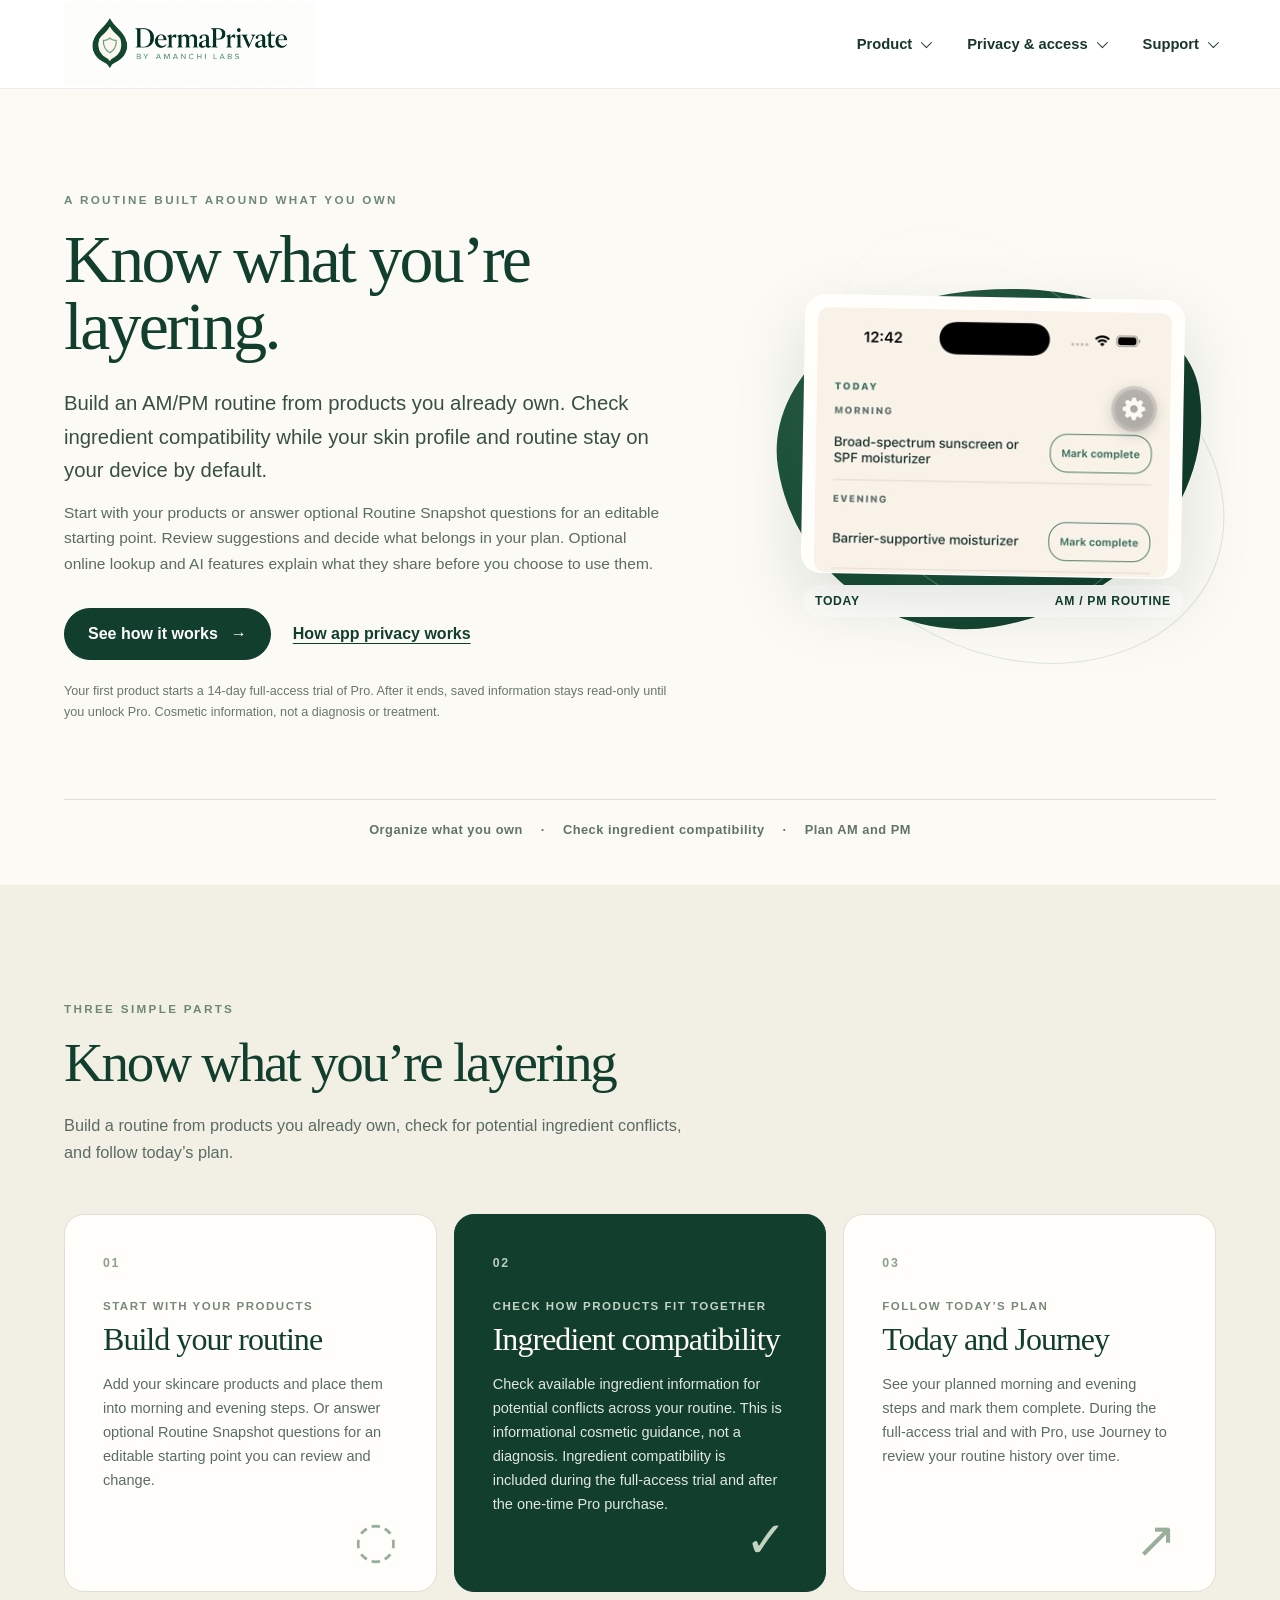
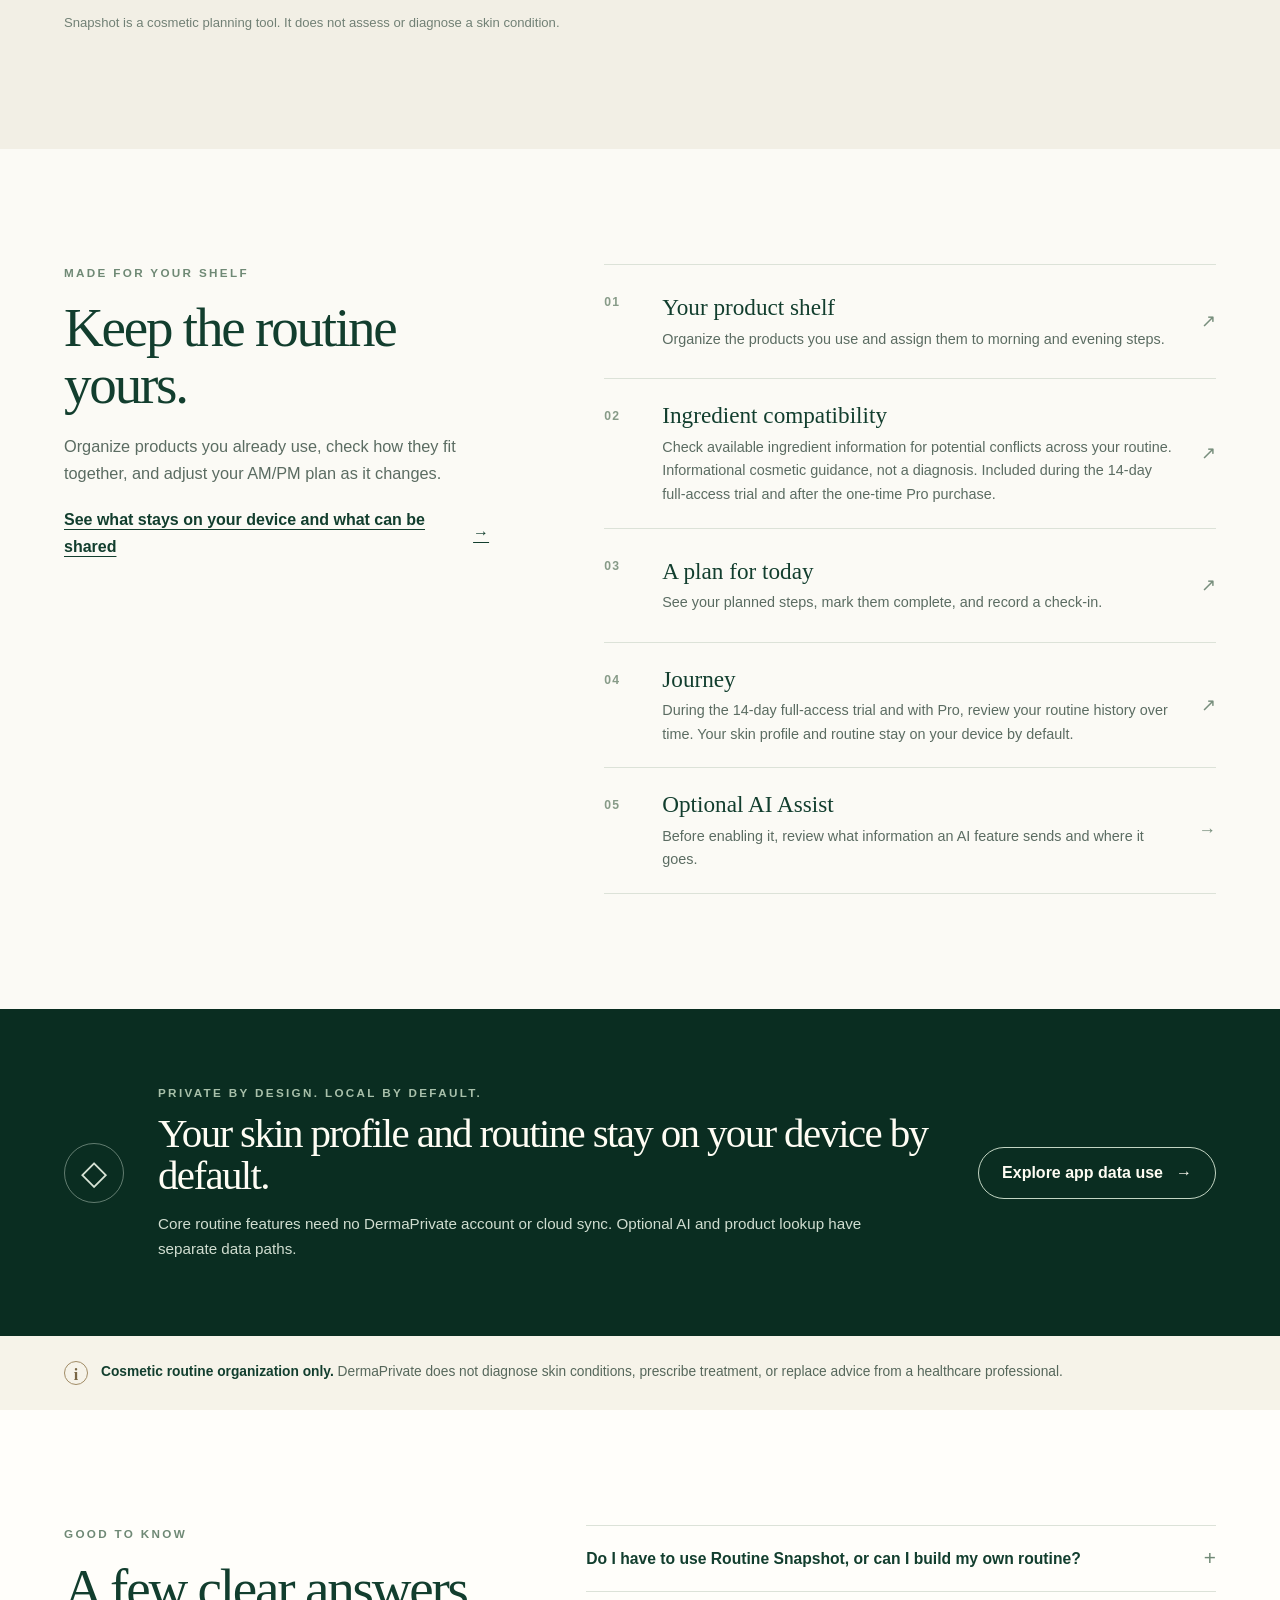
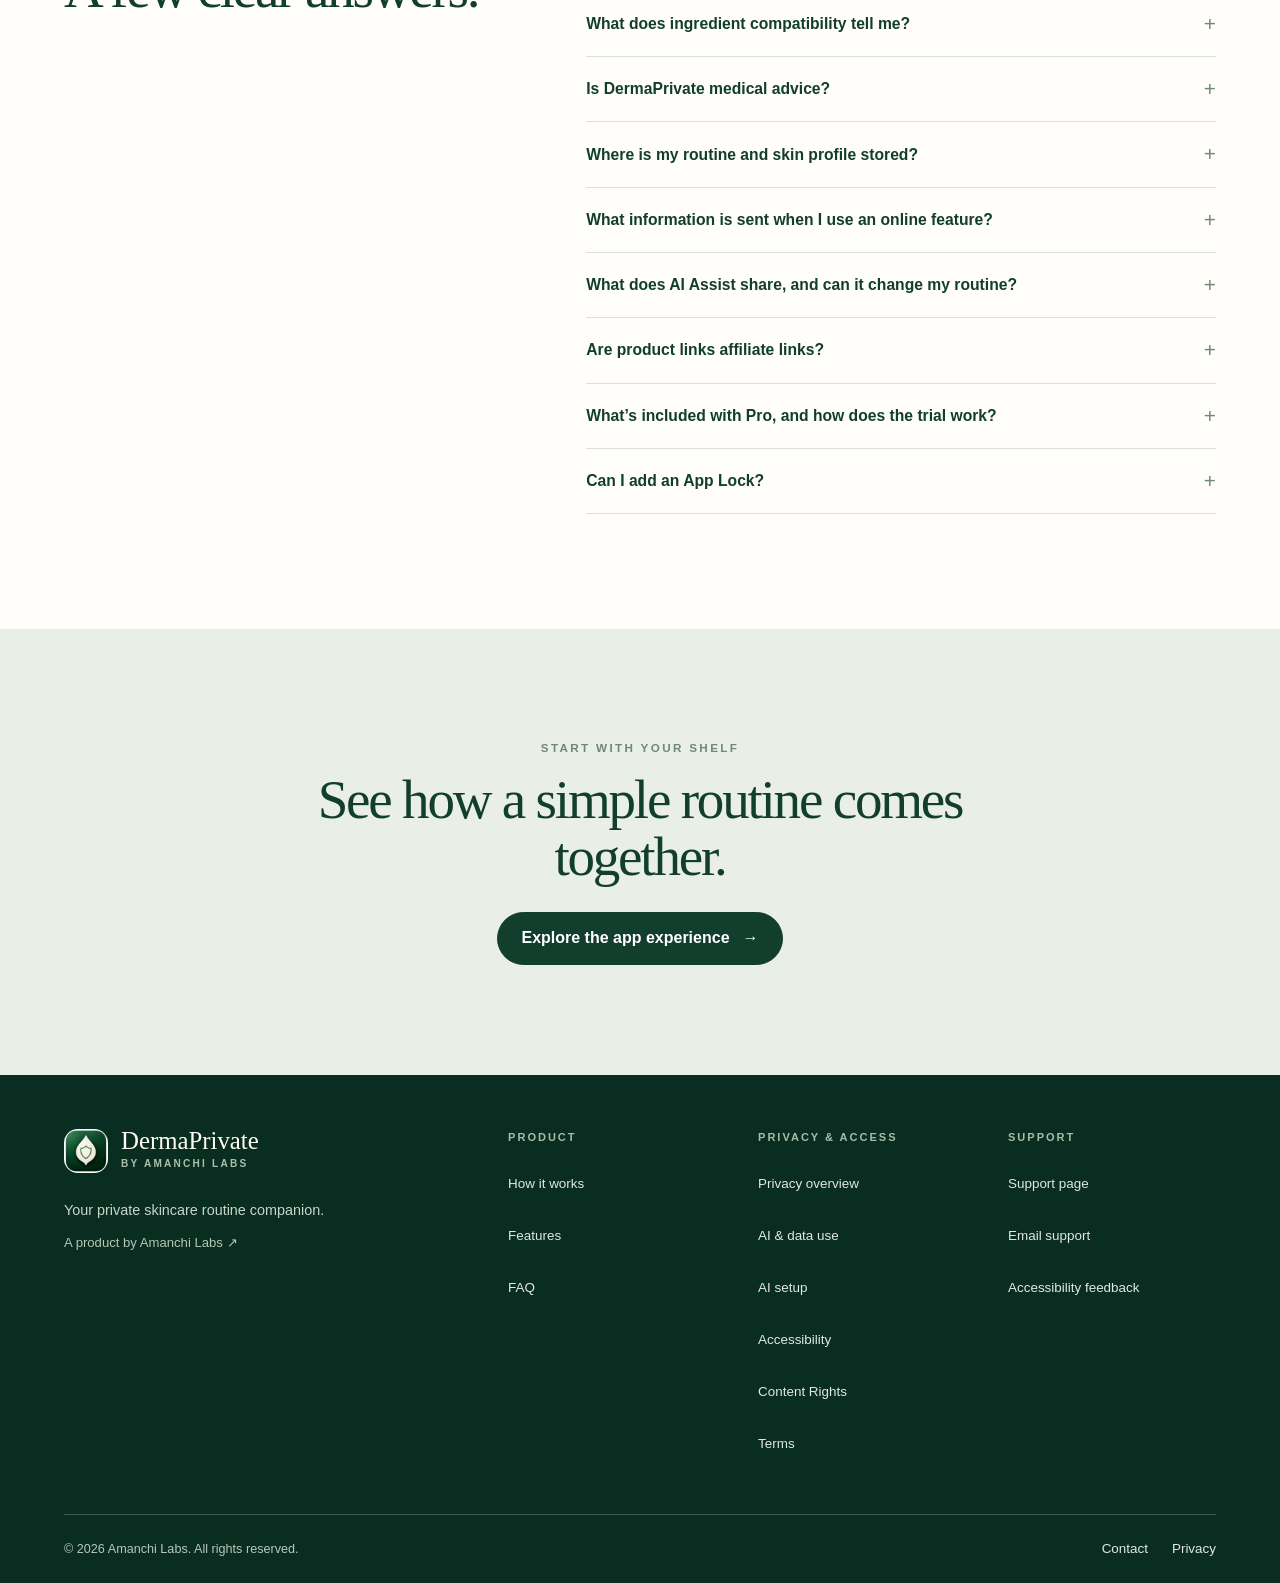
<file: index.html>
<!doctype html>
<html lang="en">
<head>
  <meta charset="utf-8">
  <meta name="viewport" content="width=device-width, initial-scale=1">
  <meta name="theme-color" content="#fbfaf5">
  <meta name="impact-site-verification" value="832fbc3e-e6e6-4076-a18a-10eb4d8cccf2">
  <meta name="description" content="Know what you’re layering. Build an AM/PM routine from products you own, check ingredient compatibility, and keep your skin profile and routine on your device by default.">
  <meta property="og:type" content="website">
  <meta property="og:site_name" content="DermaPrivate">
  <meta property="og:title" content="DermaPrivate — Know what you’re layering">
  <meta property="og:description" content="Build an AM/PM routine from products you own, check ingredient compatibility, and keep your skin profile and routine on your device by default.">
  <meta property="og:url" content="https://www.dermaprivate.app/">
  <meta name="twitter:card" content="summary">
  <link rel="canonical" href="https://www.dermaprivate.app/">
  <link rel="icon" href="/assets/brand/favicon.png" type="image/png">
  <link rel="apple-touch-icon" href="/assets/brand/apple-touch-icon.png">
  <link rel="stylesheet" href="/style.css">
  <title>DermaPrivate — Know what you’re layering</title>
</head>
<body>
  <a class="skip-link" href="#main-content">Skip to content</a>
  <header class="site-header">
    <div class="container header-inner">
      <a class="brand" href="/" aria-label="DermaPrivate home">
        <img class="brand-wordmark" src="/assets/brand/header-wordmark.png" alt="DermaPrivate by Amanchi Labs" width="900" height="300">
      </a>
      <button class="menu-toggle" type="button" aria-expanded="false" aria-controls="site-nav" aria-label="Open navigation"><span aria-hidden="true">☰</span></button>
      <nav id="site-nav" class="site-nav" aria-label="Primary navigation">
        <details class="nav-group">
          <summary>Product</summary>
          <div class="nav-dropdown">
            <a href="/#how-it-works">How it works</a>
            <a href="/#features">Features</a>
            <a href="/#faq">FAQ</a>
          </div>
        </details>
        <details class="nav-group">
          <summary>Privacy &amp; access</summary>
          <div class="nav-dropdown">
            <a href="/privacy/">Privacy overview</a>
            <a href="/ai-data/">AI &amp; data use</a>
            <a href="/ai-setup/">AI setup</a>
            <a href="/accessibility/">Accessibility</a>
            <a href="/terms/">Terms</a>
          </div>
        </details>
        <details class="nav-group">
          <summary>Support</summary>
          <div class="nav-dropdown">
            <a href="/support/">Support page</a>
            <a href="mailto:support@amanchilabs.com">Email support</a>
            <a href="mailto:support@amanchilabs.com?subject=Accessibility%20feedback">Accessibility feedback</a>
          </div>
        </details>
      </nav>
    </div>
  </header>

  <main id="main-content">
    <section class="hero" aria-labelledby="hero-title">
      <div class="container hero-grid">
        <div class="hero-copy">
          <p class="eyebrow">A routine built around what you own</p>
          <h1 id="hero-title">Know what you’re layering.</h1>
          <p class="hero-lede">Build an AM/PM routine from products you already own. Check ingredient compatibility while your skin profile and routine stay on your device by default.</p>
          <p class="hero-detail">Start with your products or answer optional Routine Snapshot questions for an editable starting point. Review suggestions and decide what belongs in your plan. Optional online lookup and AI features explain what they share before you choose to use them.</p>
          <div class="hero-actions">
            <a class="button" href="#how-it-works">See how it works <span aria-hidden="true">→</span></a>
            <a class="text-link" href="#privacy">How app privacy works</a>
          </div>
          <p class="fine-print">Your first product starts a 14-day full-access trial of Pro. After it ends, saved information stays read-only until you unlock Pro. Cosmetic information, not a diagnosis or treatment.</p>
        </div>
        <figure class="hero-art" aria-label="Current DermaPrivate app screen">
          <div class="hero-orbit hero-orbit-one" aria-hidden="true"></div>
          <div class="hero-orbit hero-orbit-two" aria-hidden="true"></div>
          <div class="hero-screen-card">
            <img class="hero-app-screen" src="/assets/screenshots/today-routine-build12.png" alt="DermaPrivate Today view with a morning step marked complete and an evening routine step ready to mark complete." width="368" height="275" fetchpriority="high">
          </div>
          <figcaption class="screen-caption"><span>Today</span><span>AM / PM routine</span></figcaption>
        </figure>
      </div>
      <div class="container outcome-bar" aria-label="What DermaPrivate helps you do">
        <span>Organize what you own</span><span aria-hidden="true">·</span><span>Check ingredient compatibility</span><span aria-hidden="true">·</span><span>Plan AM and PM</span>
      </div>
    </section>

    <section id="how-it-works" class="section section-sand" aria-labelledby="how-title">
      <div class="container">
        <div class="section-heading">
          <p class="eyebrow">Three simple parts</p>
          <h2 id="how-title">Know what you’re layering</h2>
          <p>Build a routine from products you already own, check for potential ingredient conflicts, and follow today’s plan.</p>
        </div>
        <div class="journey-grid">
          <article class="journey-card">
            <span class="journey-index">01</span>
            <p class="journey-label">Start with your products</p>
            <h3>Build your routine</h3>
            <p>Add your skincare products and place them into morning and evening steps. Or answer optional Routine Snapshot questions for an editable starting point you can review and change.</p>
            <span class="journey-symbol" aria-hidden="true">◌</span>
          </article>
          <article class="journey-card journey-card-featured">
            <span class="journey-index">02</span>
            <p class="journey-label">Check how products fit together</p>
            <h3>Ingredient compatibility</h3>
            <p>Check available ingredient information for potential conflicts across your routine. This is informational cosmetic guidance, not a diagnosis. Ingredient compatibility is included during the full-access trial and after the one-time Pro purchase.</p>
            <span class="journey-symbol" aria-hidden="true">✓</span>
          </article>
          <article class="journey-card">
            <span class="journey-index">03</span>
            <p class="journey-label">Follow today’s plan</p>
            <h3>Today and Journey</h3>
            <p>See your planned morning and evening steps and mark them complete. During the full-access trial and with Pro, use Journey to review your routine history over time.</p>
            <span class="journey-symbol" aria-hidden="true">↗</span>
          </article>
        </div>
        <p class="section-footnote">Snapshot is a cosmetic planning tool. It does not assess or diagnose a skin condition.</p>
      </div>
    </section>

    <section id="features" class="section" aria-labelledby="features-title">
      <div class="container feature-layout">
        <div class="section-heading feature-heading">
          <p class="eyebrow">Made for your shelf</p>
          <h2 id="features-title">Keep the routine yours.</h2>
          <p>Organize products you already use, check how they fit together, and adjust your AM/PM plan as it changes.</p>
          <a class="text-link" href="/ai-data/">See what stays on your device and what can be shared <span aria-hidden="true">→</span></a>
        </div>
        <div class="feature-list">
          <article class="feature-row"><span class="feature-number">01</span><div><h3>Your product shelf</h3><p>Organize the products you use and assign them to morning and evening steps.</p></div><span class="feature-arrow" aria-hidden="true">↗</span></article>
          <article class="feature-row"><span class="feature-number">02</span><div><h3>Ingredient compatibility</h3><p>Check available ingredient information for potential conflicts across your routine. Informational cosmetic guidance, not a diagnosis. Included during the 14-day full-access trial and after the one-time Pro purchase.</p></div><span class="feature-arrow" aria-hidden="true">↗</span></article>
          <article class="feature-row"><span class="feature-number">03</span><div><h3>A plan for today</h3><p>See your planned steps, mark them complete, and record a check-in.</p></div><span class="feature-arrow" aria-hidden="true">↗</span></article>
          <article class="feature-row"><span class="feature-number">04</span><div><h3>Journey</h3><p>During the 14-day full-access trial and with Pro, review your routine history over time. Your skin profile and routine stay on your device by default.</p></div><span class="feature-arrow" aria-hidden="true">↗</span></article>
          <article class="feature-row"><span class="feature-number">05</span><div><h3>Optional AI Assist</h3><p>Before enabling it, review what information an AI feature sends and where it goes.</p></div><a class="feature-arrow" href="/ai-data/" aria-label="Read AI and data use details">→</a></article>
        </div>
      </div>
    </section>

    <section id="privacy" class="privacy-band" aria-labelledby="privacy-title">
      <div class="container privacy-band-inner">
        <div class="privacy-mark" aria-hidden="true">◇</div>
        <div class="privacy-band-copy">
          <p class="eyebrow">Private by design. Local by default.</p>
          <h2 id="privacy-title">Your skin profile and routine stay on your device by default.</h2>
          <p>Core routine features need no DermaPrivate account or cloud sync. Optional AI and product lookup have separate data paths.</p>
        </div>
        <a class="button button-outline-light" href="/ai-data/">Explore app data use <span aria-hidden="true">→</span></a>
      </div>
    </section>

    <section class="medical-note" aria-label="Medical boundary">
      <div class="container medical-note-inner"><span aria-hidden="true">i</span><p><strong>Cosmetic routine organization only.</strong> DermaPrivate does not diagnose skin conditions, prescribe treatment, or replace advice from a healthcare professional.</p></div>
    </section>

    <section id="faq" class="section faq-section" aria-labelledby="faq-title">
      <div class="container faq-layout">
        <div class="section-heading"><p class="eyebrow">Good to know</p><h2 id="faq-title">A few clear answers.</h2></div>
        <div class="faq-list">
          <article class="faq-item"><h3><button class="faq-trigger" type="button" aria-expanded="false" aria-controls="faq-1" id="faq-button-1">Do I have to use Routine Snapshot, or can I build my own routine?<span aria-hidden="true">+</span></button></h3><div class="faq-answer" id="faq-1" role="region" aria-labelledby="faq-button-1" hidden><p>No. Add your own products, place them into routine windows, and arrange the steps yourself. Routine Snapshot is optional; if you use it, you can review and edit its suggested starting point.</p></div></article>
          <article class="faq-item"><h3><button class="faq-trigger" type="button" aria-expanded="false" aria-controls="faq-2" id="faq-button-2">What does ingredient compatibility tell me?<span aria-hidden="true">+</span></button></h3><div class="faq-answer" id="faq-2" role="region" aria-labelledby="faq-button-2" hidden><p>It checks the ingredient information available for your products and flags potential conflicts across your routine. Results are informational cosmetic guidance, not a medical assessment. Compatibility is included during the full-access trial and after the one-time Pro purchase.</p></div></article>
          <article class="faq-item"><h3><button class="faq-trigger" type="button" aria-expanded="false" aria-controls="faq-3" id="faq-button-3">Is DermaPrivate medical advice?<span aria-hidden="true">+</span></button></h3><div class="faq-answer" id="faq-3" role="region" aria-labelledby="faq-button-3" hidden><p>No. DermaPrivate helps you organize cosmetic skincare routines. It doesn’t diagnose skin conditions, prescribe treatment, or replace advice from a dermatologist or other qualified professional.</p></div></article>
          <article class="faq-item"><h3><button class="faq-trigger" type="button" aria-expanded="false" aria-controls="faq-4" id="faq-button-4">Where is my routine and skin profile stored?<span aria-hidden="true">+</span></button></h3><div class="faq-answer" id="faq-4" role="region" aria-labelledby="faq-button-4" hidden><p>Your skin profile, questionnaire answers, routine, and ingredient analysis stay on your device by default. Core routine features don’t require a DermaPrivate account or DermaPrivate cloud sync.</p></div></article>
          <article class="faq-item"><h3><button class="faq-trigger" type="button" aria-expanded="false" aria-controls="faq-5" id="faq-button-5">What information is sent when I use an online feature?<span aria-hidden="true">+</span></button></h3><div class="faq-answer" id="faq-5" role="region" aria-labelledby="faq-button-5" hidden><p>Product lookup checks available local records and the 30-day cache first. If it needs an online match, a product-name or routine-step/category search or a lookup by barcode number goes directly from your device to Open Beauty Facts. It does not send your profile or routine. <a href="/privacy/">Read what Open Beauty Facts publishes about IP and logs, and what it does not separately specify for API requests.</a></p></div></article>
          <article class="faq-item"><h3><button class="faq-trigger" type="button" aria-expanded="false" aria-controls="faq-6" id="faq-button-6">What does AI Assist share, and can it change my routine?<span aria-hidden="true">+</span></button></h3><div class="faq-answer" id="faq-6" role="region" aria-labelledby="faq-button-6" hidden><p>AI Assist is optional and, in this release, requires your own Groq account and API key. Before you authorize a request, the app shows the specific information to be sent. That information goes directly to Groq and is subject to Groq’s policies. AI suggestions don’t change your routine automatically; you decide what to save or ignore. <a href="/ai-data/">Read the AI and data use details.</a></p></div></article>
          <article class="faq-item"><h3><button class="faq-trigger" type="button" aria-expanded="false" aria-controls="faq-7" id="faq-button-7">Are product links affiliate links?<span aria-hidden="true">+</span></button></h3><div class="faq-answer" id="faq-7" role="region" aria-labelledby="faq-button-7" hidden><p>No. In build 1.0.1 (13), product links open a direct brand website or a Google product search. The app does not configure Rakuten or another affiliate network, and does not earn commission or purchase attribution through these links. The destination’s privacy practices apply after you leave the app.</p></div></article>
          <article class="faq-item"><h3><button class="faq-trigger" type="button" aria-expanded="false" aria-controls="faq-8" id="faq-button-8">What’s included with Pro, and how does the trial work?<span aria-hidden="true">+</span></button></h3><div class="faq-answer" id="faq-8" role="region" aria-labelledby="faq-button-8" hidden><p>Adding your first product starts 14 days of full access to Pro: advanced recommendations, ingredient compatibility, Routine Blueprint, routine and Blueprint history, and routine summary export. The trial does not convert to a subscription. After it ends, your saved profile, routine, and history remain read-only until you buy Pro Offline once for $9.99 USD. Localized store prices may vary; the Apple App Store or Google Play shows the price before purchase.</p></div></article>
          <article class="faq-item"><h3><button class="faq-trigger" type="button" aria-expanded="false" aria-controls="faq-9" id="faq-button-9">Can I add an App Lock?<span aria-hidden="true">+</span></button></h3><div class="faq-answer" id="faq-9" role="region" aria-labelledby="faq-button-9" hidden><p>Yes. App Lock is optional and off by default. It uses Face ID, Touch ID, or your device passcode on iPhone, and supported Android biometrics or your device PIN, pattern, or password. It can conceal app-switcher previews, but it does not encrypt information stored or exported by the app.</p></div></article>
        </div>
      </div>
    </section>

    <section class="closing-band">
      <div class="container closing-inner"><p class="eyebrow">Start with your shelf</p><h2>See how a simple routine comes together.</h2><a class="button" href="#how-it-works">Explore the app experience <span aria-hidden="true">→</span></a></div>
    </section>
  </main>

  <footer class="site-footer">
    <div class="container footer-main">
      <div class="footer-brand-block">
        <a class="footer-brand" href="/" aria-label="DermaPrivate home"><img src="/assets/brand/app-icon.png" alt="" width="44" height="44"><span><strong>DermaPrivate</strong><small>BY AMANCHI LABS</small></span></a>
        <p>Your private skincare routine companion.</p>
        <a class="footer-company" href="https://amanchilabs.com/" target="_blank" rel="noopener noreferrer">A product by Amanchi Labs <span aria-hidden="true">↗</span></a>
      </div>
      <nav class="footer-group" aria-label="Product links"><h2>Product</h2><a href="/#how-it-works">How it works</a><a href="/#features">Features</a><a href="/#faq">FAQ</a></nav>
      <nav class="footer-group" aria-label="Privacy and accessibility links"><h2>Privacy & access</h2><a href="/privacy/">Privacy overview</a><a href="/ai-data/">AI & data use</a><a href="/ai-setup/">AI setup</a><a href="/accessibility/">Accessibility</a><a href="/content-rights/">Content Rights</a><a href="/terms/">Terms</a></nav>
      <nav class="footer-group" aria-label="Support links"><h2>Support</h2><a href="/support/">Support page</a><a href="mailto:support@amanchilabs.com">Email support</a><a href="mailto:support@amanchilabs.com?subject=Accessibility%20feedback">Accessibility feedback</a></nav>
    </div>
    <div class="container footer-bottom"><p>© 2026 Amanchi Labs. All rights reserved.</p><a href="mailto:support@amanchilabs.com">Contact</a><a href="/privacy/">Privacy</a></div>
  </footer>
  <script src="/script.js" defer></script>
</body>
</html>
</file>
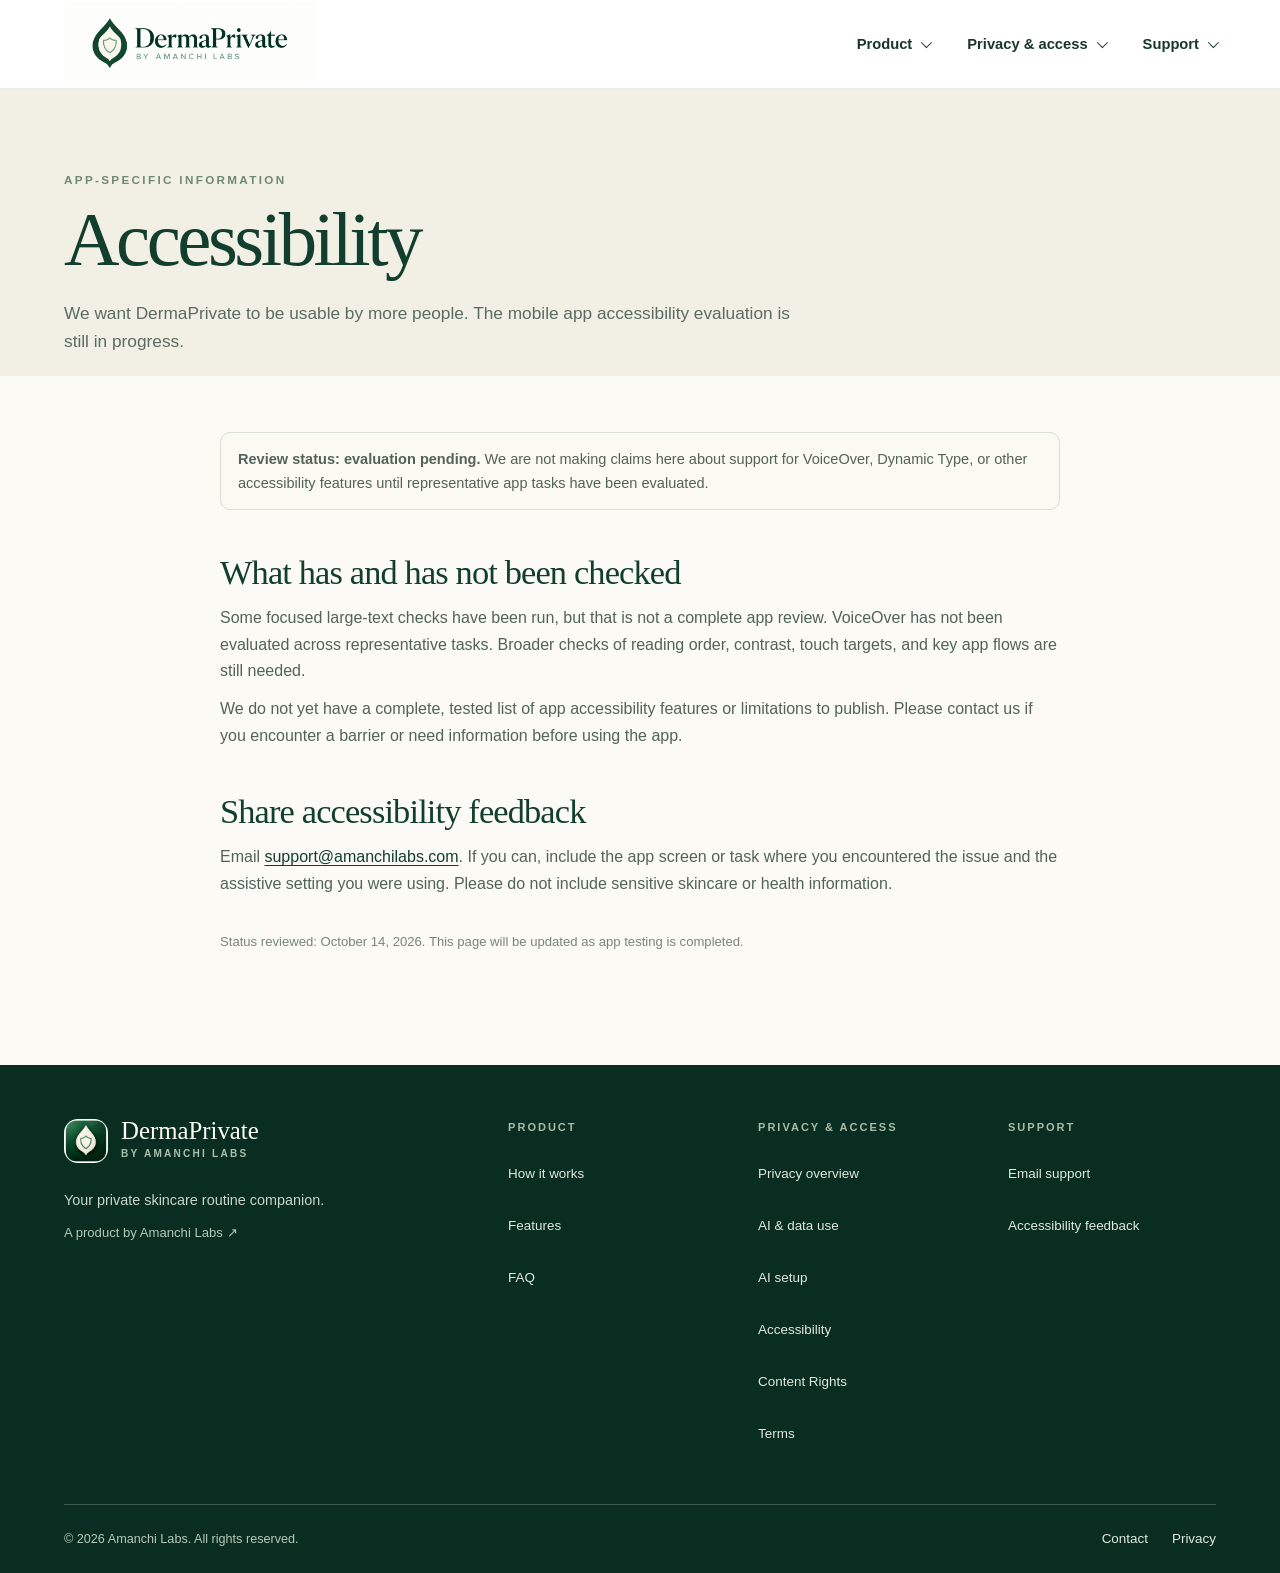
<file: accessibility/index.html>
<!doctype html>
<html lang="en">
<head>
  <meta charset="utf-8">
  <meta name="viewport" content="width=device-width, initial-scale=1">
  <meta name="theme-color" content="#fbfaf5">
  <meta name="description" content="Accessibility information and feedback for the DermaPrivate mobile app. App accessibility evaluation is still in progress.">
  <meta property="og:type" content="website">
  <meta property="og:site_name" content="DermaPrivate">
  <meta property="og:title" content="Accessibility — DermaPrivate">
  <meta property="og:description" content="Current app accessibility evaluation status and a way to share feedback.">
  <meta property="og:url" content="https://www.dermaprivate.app/accessibility/">
  <meta name="twitter:card" content="summary">
  <link rel="canonical" href="https://www.dermaprivate.app/accessibility/">
  <link rel="icon" href="/assets/brand/favicon.png" type="image/png">
  <link rel="apple-touch-icon" href="/assets/brand/apple-touch-icon.png">
  <link rel="stylesheet" href="/style.css">
  <title>Accessibility — DermaPrivate</title>
</head>
<body>
  <a class="skip-link" href="#main-content">Skip to content</a>
  <header class="site-header"><div class="container header-inner">
    <a class="brand" href="/" aria-label="DermaPrivate home"><img class="brand-wordmark" src="/assets/brand/header-wordmark.png" alt="DermaPrivate by Amanchi Labs" width="900" height="300"></a>
    <button class="menu-toggle" type="button" aria-expanded="false" aria-controls="site-nav" aria-label="Open navigation"><span aria-hidden="true">☰</span></button>
    <nav id="site-nav" class="site-nav" aria-label="Primary navigation">
        <details class="nav-group">
          <summary>Product</summary>
          <div class="nav-dropdown">
            <a href="/#how-it-works">How it works</a>
            <a href="/#features">Features</a>
            <a href="/#faq">FAQ</a>
          </div>
        </details>
        <details class="nav-group">
          <summary>Privacy &amp; access</summary>
          <div class="nav-dropdown">
            <a href="/privacy/">Privacy overview</a>
            <a href="/ai-data/">AI &amp; data use</a>
            <a href="/ai-setup/">AI setup</a>
            <a href="/accessibility/">Accessibility</a>
            <a href="/terms/">Terms</a>
          </div>
        </details>
        <details class="nav-group">
          <summary>Support</summary>
          <div class="nav-dropdown">
            <a href="mailto:support@amanchilabs.com">Email support</a>
            <a href="mailto:support@amanchilabs.com?subject=Accessibility%20feedback">Accessibility feedback</a>
          </div>
        </details>
      </nav>
  </div></header>
  <main id="main-content">
    <section class="legal-hero"><div class="container"><p class="eyebrow">App-specific information</p><h1>Accessibility</h1><p class="lead">We want DermaPrivate to be usable by more people. The mobile app accessibility evaluation is still in progress.</p></div></section>
    <article class="container legal-content">
      <p class="status-note"><strong>Review status: evaluation pending.</strong> We are not making claims here about support for VoiceOver, Dynamic Type, or other accessibility features until representative app tasks have been evaluated.</p>
      <h2>What has and has not been checked</h2>
      <p>Some focused large-text checks have been run, but that is not a complete app review. VoiceOver has not been evaluated across representative tasks. Broader checks of reading order, contrast, touch targets, and key app flows are still needed.</p>
      <p>We do not yet have a complete, tested list of app accessibility features or limitations to publish. Please contact us if you encounter a barrier or need information before using the app.</p>
      <h2>Share accessibility feedback</h2>
      <p>Email <a href="mailto:support@amanchilabs.com?subject=Accessibility%20feedback">support@amanchilabs.com</a>. If you can, include the app screen or task where you encountered the issue and the assistive setting you were using. Please do not include sensitive skincare or health information.</p>
      <p class="legal-updated">Status reviewed: October 14, 2026. This page will be updated as app testing is completed.</p>
    </article>
  </main>
  <footer class="site-footer"><div class="container footer-main">
    <div class="footer-brand-block"><a class="footer-brand" href="/" aria-label="DermaPrivate home"><img src="/assets/brand/app-icon.png" alt="" width="44" height="44"><span><strong>DermaPrivate</strong><small>BY AMANCHI LABS</small></span></a><p>Your private skincare routine companion.</p><a class="footer-company" href="https://amanchilabs.com/" target="_blank" rel="noopener noreferrer">A product by Amanchi Labs ↗</a></div>
    <nav class="footer-group" aria-label="Product links"><h2>Product</h2><a href="/#how-it-works">How it works</a><a href="/#features">Features</a><a href="/#faq">FAQ</a></nav>
    <nav class="footer-group" aria-label="Privacy and accessibility links"><h2>Privacy & access</h2><a href="/privacy/">Privacy overview</a><a href="/ai-data/">AI & data use</a><a href="/ai-setup/">AI setup</a><a href="/accessibility/" aria-current="page">Accessibility</a><a href="/content-rights/">Content Rights</a><a href="/terms/">Terms</a></nav>
    <nav class="footer-group" aria-label="Support links"><h2>Support</h2><a href="mailto:support@amanchilabs.com">Email support</a><a href="mailto:support@amanchilabs.com?subject=Accessibility%20feedback">Accessibility feedback</a></nav>
  </div><div class="container footer-bottom"><p>© 2026 Amanchi Labs. All rights reserved.</p><a href="mailto:support@amanchilabs.com">Contact</a><a href="/privacy/">Privacy</a></div></footer>
  <script src="/script.js" defer></script>
</body>
</html>
</file>
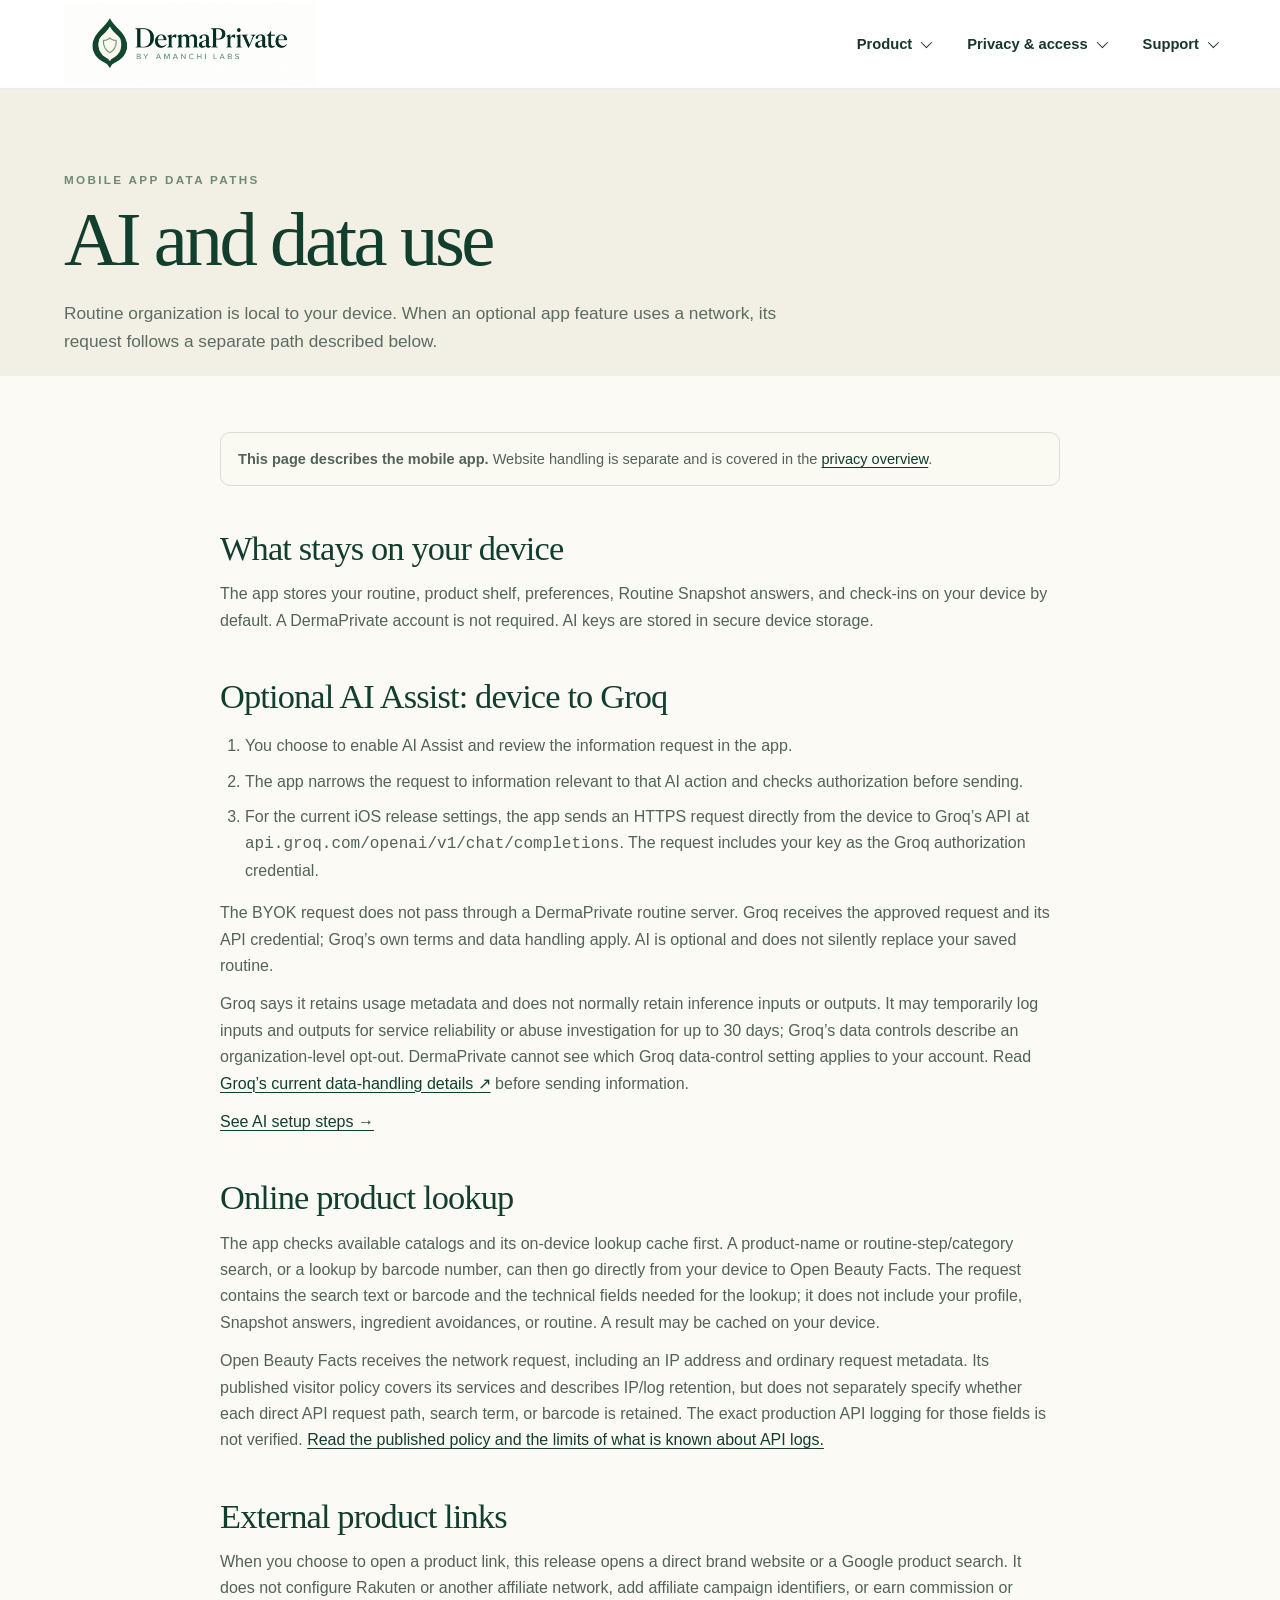
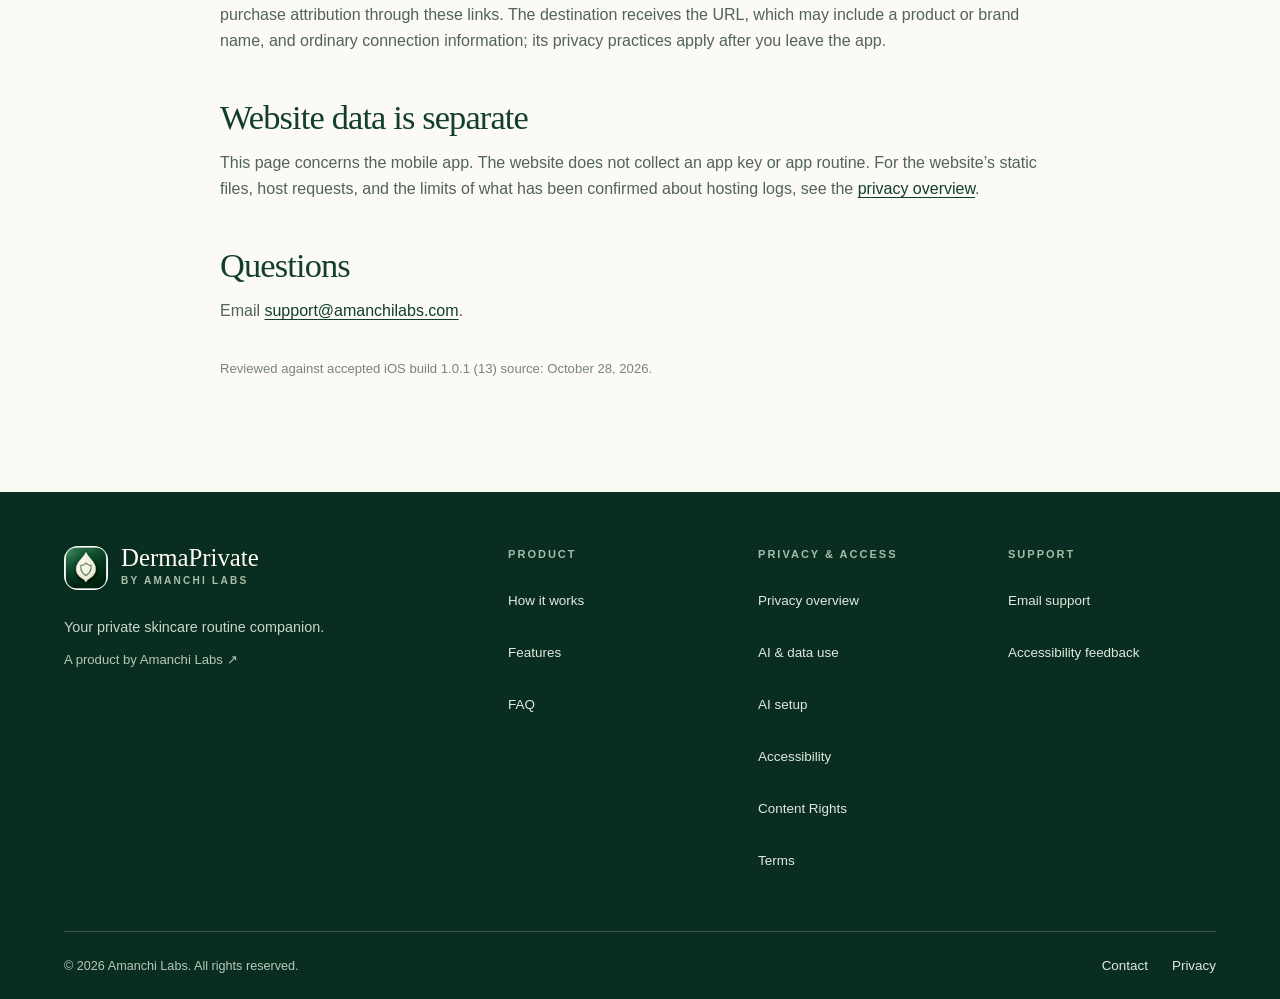
<file: ai-data/index.html>
<!doctype html>
<html lang="en">
<head>
  <meta charset="utf-8">
  <meta name="viewport" content="width=device-width, initial-scale=1">
  <meta name="theme-color" content="#fbfaf5">
  <meta name="description" content="Learn what DermaPrivate stores on your device and what information optional app network features send to providers.">
  <meta property="og:type" content="website">
  <meta property="og:site_name" content="DermaPrivate">
  <meta property="og:title" content="AI and data use — DermaPrivate">
  <meta property="og:description" content="A plain-language map of local app data, optional BYOK AI, product lookup, and external product links.">
  <meta property="og:url" content="https://www.dermaprivate.app/ai-data/">
  <meta name="twitter:card" content="summary">
  <link rel="canonical" href="https://www.dermaprivate.app/ai-data/">
  <link rel="icon" href="/assets/brand/favicon.png" type="image/png">
  <link rel="apple-touch-icon" href="/assets/brand/apple-touch-icon.png">
  <link rel="stylesheet" href="/style.css">
  <title>AI and data use — DermaPrivate</title>
</head>
<body>
  <a class="skip-link" href="#main-content">Skip to content</a>
  <header class="site-header"><div class="container header-inner">
    <a class="brand" href="/" aria-label="DermaPrivate home"><img class="brand-wordmark" src="/assets/brand/header-wordmark.png" alt="DermaPrivate by Amanchi Labs" width="900" height="300"></a>
    <button class="menu-toggle" type="button" aria-expanded="false" aria-controls="site-nav" aria-label="Open navigation"><span aria-hidden="true">☰</span></button>
    <nav id="site-nav" class="site-nav" aria-label="Primary navigation">
        <details class="nav-group">
          <summary>Product</summary>
          <div class="nav-dropdown">
            <a href="/#how-it-works">How it works</a>
            <a href="/#features">Features</a>
            <a href="/#faq">FAQ</a>
          </div>
        </details>
        <details class="nav-group">
          <summary>Privacy &amp; access</summary>
          <div class="nav-dropdown">
            <a href="/privacy/">Privacy overview</a>
            <a href="/ai-data/">AI &amp; data use</a>
            <a href="/ai-setup/">AI setup</a>
            <a href="/accessibility/">Accessibility</a>
            <a href="/terms/">Terms</a>
          </div>
        </details>
        <details class="nav-group">
          <summary>Support</summary>
          <div class="nav-dropdown">
            <a href="mailto:support@amanchilabs.com">Email support</a>
            <a href="mailto:support@amanchilabs.com?subject=Accessibility%20feedback">Accessibility feedback</a>
          </div>
        </details>
      </nav>
  </div></header>
  <main id="main-content">
    <section class="legal-hero"><div class="container"><p class="eyebrow">Mobile app data paths</p><h1>AI and data use</h1><p class="lead">Routine organization is local to your device. When an optional app feature uses a network, its request follows a separate path described below.</p></div></section>
    <article class="container legal-content">
      <p class="status-note"><strong>This page describes the mobile app.</strong> Website handling is separate and is covered in the <a href="/privacy/">privacy overview</a>.</p>

      <h2>What stays on your device</h2>
      <p>The app stores your routine, product shelf, preferences, Routine Snapshot answers, and check-ins on your device by default. A DermaPrivate account is not required. AI keys are stored in secure device storage.</p>

      <h2>Optional AI Assist: device to Groq</h2>
      <ol>
        <li>You choose to enable AI Assist and review the information request in the app.</li>
        <li>The app narrows the request to information relevant to that AI action and checks authorization before sending.</li>
        <li>For the current iOS release settings, the app sends an HTTPS request directly from the device to Groq’s API at <code>api.groq.com/openai/v1/chat/completions</code>. The request includes your key as the Groq authorization credential.</li>
      </ol>
      <p>The BYOK request does not pass through a DermaPrivate routine server. Groq receives the approved request and its API credential; Groq’s own terms and data handling apply. AI is optional and does not silently replace your saved routine.</p>
      <p>Groq says it retains usage metadata and does not normally retain inference inputs or outputs. It may temporarily log inputs and outputs for service reliability or abuse investigation for up to 30 days; Groq’s data controls describe an organization-level opt-out. DermaPrivate cannot see which Groq data-control setting applies to your account. Read <a href="https://console.groq.com/docs/your-data" target="_blank" rel="noopener noreferrer">Groq’s current data-handling details <span aria-hidden="true">↗</span></a> before sending information.</p>
      <p><a href="/ai-setup/">See AI setup steps <span aria-hidden="true">→</span></a></p>

      <h2>Online product lookup</h2>
      <p>The app checks available catalogs and its on-device lookup cache first. A product-name or routine-step/category search, or a lookup by barcode number, can then go directly from your device to Open Beauty Facts. The request contains the search text or barcode and the technical fields needed for the lookup; it does not include your profile, Snapshot answers, ingredient avoidances, or routine. A result may be cached on your device.</p>
      <p>Open Beauty Facts receives the network request, including an IP address and ordinary request metadata. Its published visitor policy covers its services and describes IP/log retention, but does not separately specify whether each direct API request path, search term, or barcode is retained. The exact production API logging for those fields is not verified. <a href="/privacy/">Read the published policy and the limits of what is known about API logs.</a></p>

      <h2>External product links</h2>
      <p>When you choose to open a product link, this release opens a direct brand website or a Google product search. It does not configure Rakuten or another affiliate network, add affiliate campaign identifiers, or earn commission or purchase attribution through these links. The destination receives the URL, which may include a product or brand name, and ordinary connection information; its privacy practices apply after you leave the app.</p>

      <h2>Website data is separate</h2>
      <p>This page concerns the mobile app. The website does not collect an app key or app routine. For the website’s static files, host requests, and the limits of what has been confirmed about hosting logs, see the <a href="/privacy/">privacy overview</a>.</p>

      <h2>Questions</h2>
      <p>Email <a href="mailto:support@amanchilabs.com">support@amanchilabs.com</a>.</p>
      <p class="legal-updated">Reviewed against accepted iOS build 1.0.1 (13) source: October 28, 2026.</p>
    </article>
  </main>
  <footer class="site-footer"><div class="container footer-main">
    <div class="footer-brand-block"><a class="footer-brand" href="/" aria-label="DermaPrivate home"><img src="/assets/brand/app-icon.png" alt="" width="44" height="44"><span><strong>DermaPrivate</strong><small>BY AMANCHI LABS</small></span></a><p>Your private skincare routine companion.</p><a class="footer-company" href="https://amanchilabs.com/" target="_blank" rel="noopener noreferrer">A product by Amanchi Labs ↗</a></div>
    <nav class="footer-group" aria-label="Product links"><h2>Product</h2><a href="/#how-it-works">How it works</a><a href="/#features">Features</a><a href="/#faq">FAQ</a></nav>
    <nav class="footer-group" aria-label="Privacy and accessibility links"><h2>Privacy & access</h2><a href="/privacy/">Privacy overview</a><a href="/ai-data/">AI & data use</a><a href="/ai-setup/">AI setup</a><a href="/accessibility/">Accessibility</a><a href="/content-rights/">Content Rights</a><a href="/terms/">Terms</a></nav>
    <nav class="footer-group" aria-label="Support links"><h2>Support</h2><a href="mailto:support@amanchilabs.com">Email support</a><a href="mailto:support@amanchilabs.com?subject=Accessibility%20feedback">Accessibility feedback</a></nav>
  </div><div class="container footer-bottom"><p>© 2026 Amanchi Labs. All rights reserved.</p><a href="mailto:support@amanchilabs.com">Contact</a><a href="/privacy/">Privacy</a></div></footer>
  <script src="/script.js" defer></script>
</body>
</html>
</file>
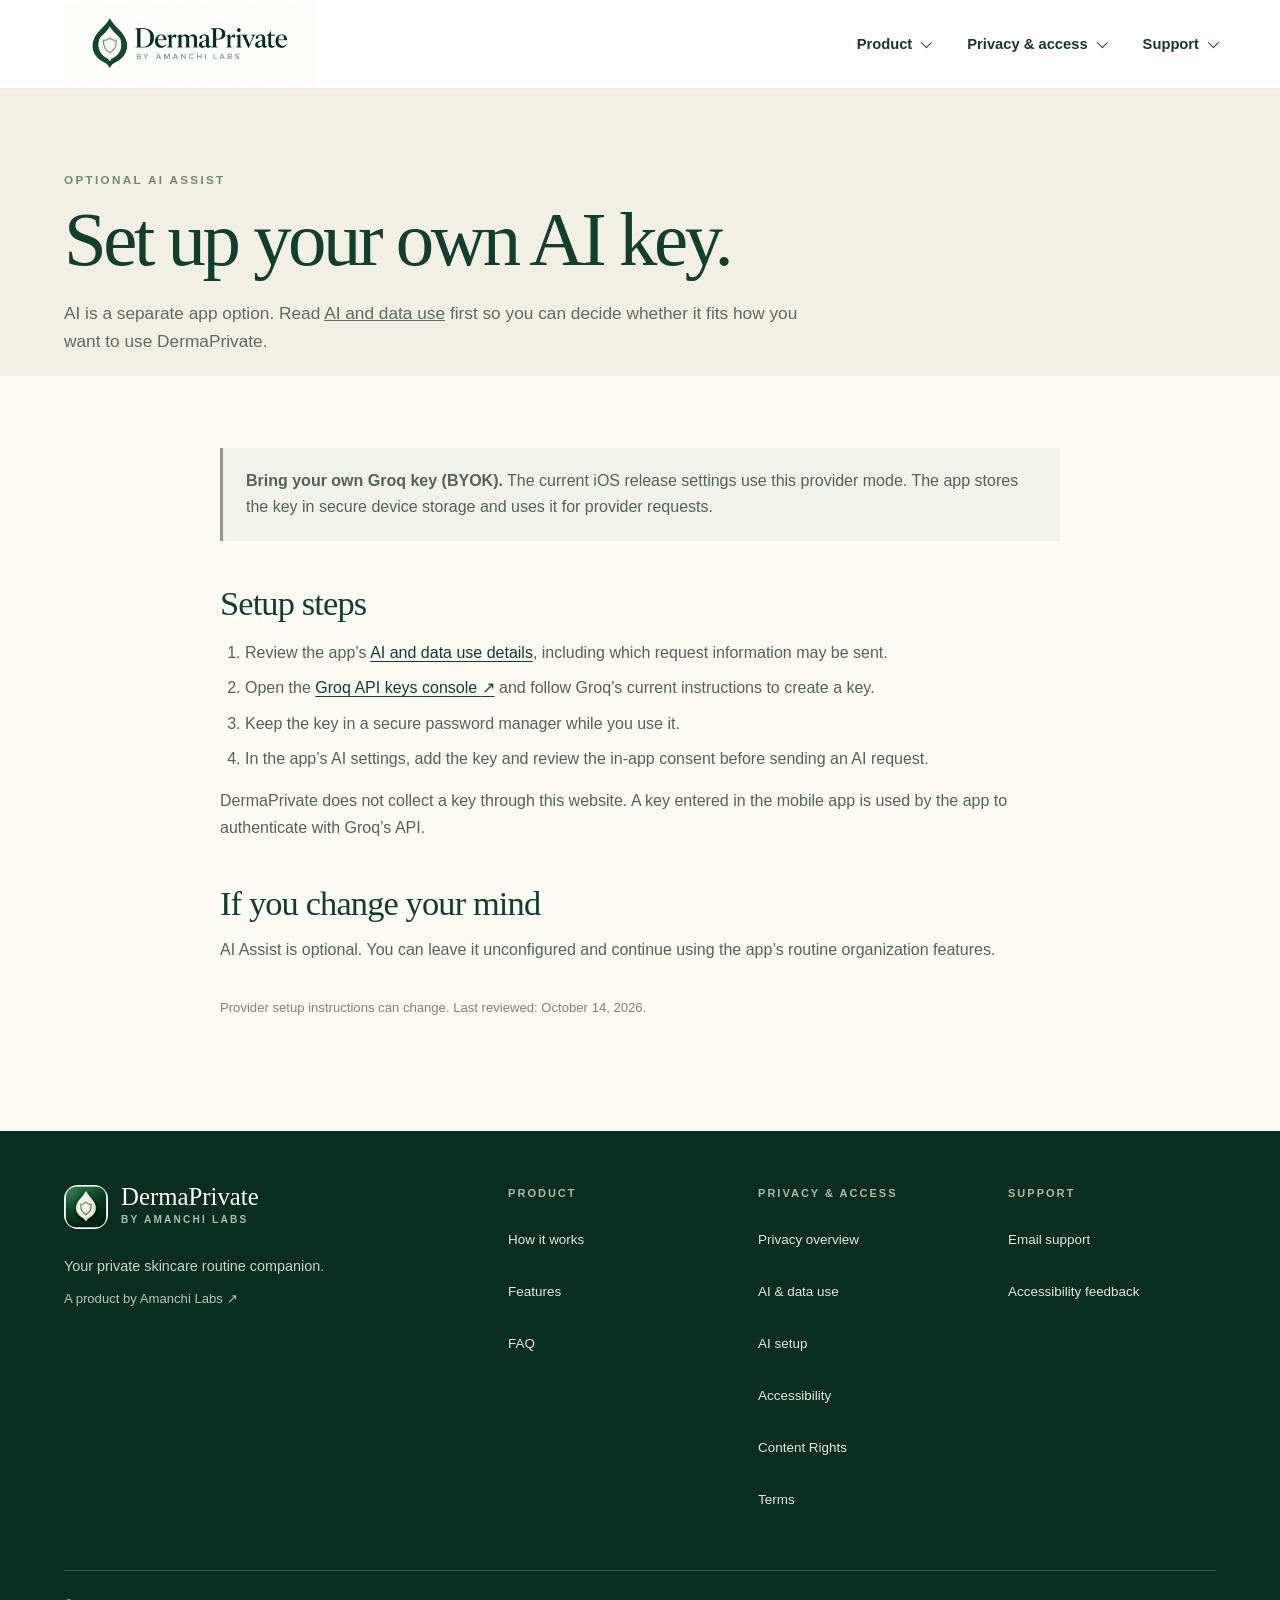
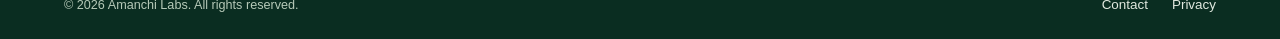
<file: ai-setup/index.html>
<!doctype html>
<html lang="en">
<head>
  <meta charset="utf-8">
  <meta name="viewport" content="width=device-width, initial-scale=1">
  <meta name="theme-color" content="#fbfaf5">
  <meta name="description" content="Learn how to set up optional DermaPrivate AI Assist with your own Groq API key.">
  <meta property="og:type" content="website">
  <meta property="og:site_name" content="DermaPrivate">
  <meta property="og:title" content="Optional AI setup — DermaPrivate">
  <meta property="og:description" content="AI Assist is optional. Review its data path before setting up a Groq API key.">
  <meta property="og:url" content="https://www.dermaprivate.app/ai-setup/">
  <meta name="twitter:card" content="summary">
  <link rel="canonical" href="https://www.dermaprivate.app/ai-setup/">
  <link rel="icon" href="/assets/brand/favicon.png" type="image/png">
  <link rel="apple-touch-icon" href="/assets/brand/apple-touch-icon.png">
  <link rel="stylesheet" href="/style.css">
  <title>Optional AI setup — DermaPrivate</title>
</head>
<body>
  <a class="skip-link" href="#main-content">Skip to content</a>
  <header class="site-header"><div class="container header-inner">
    <a class="brand" href="/" aria-label="DermaPrivate home"><img class="brand-wordmark" src="/assets/brand/header-wordmark.png" alt="DermaPrivate by Amanchi Labs" width="900" height="300"></a>
    <button class="menu-toggle" type="button" aria-expanded="false" aria-controls="site-nav" aria-label="Open navigation"><span aria-hidden="true">☰</span></button>
    <nav id="site-nav" class="site-nav" aria-label="Primary navigation">
        <details class="nav-group">
          <summary>Product</summary>
          <div class="nav-dropdown">
            <a href="/#how-it-works">How it works</a>
            <a href="/#features">Features</a>
            <a href="/#faq">FAQ</a>
          </div>
        </details>
        <details class="nav-group">
          <summary>Privacy &amp; access</summary>
          <div class="nav-dropdown">
            <a href="/privacy/">Privacy overview</a>
            <a href="/ai-data/">AI &amp; data use</a>
            <a href="/ai-setup/">AI setup</a>
            <a href="/accessibility/">Accessibility</a>
            <a href="/terms/">Terms</a>
          </div>
        </details>
        <details class="nav-group">
          <summary>Support</summary>
          <div class="nav-dropdown">
            <a href="mailto:support@amanchilabs.com">Email support</a>
            <a href="mailto:support@amanchilabs.com?subject=Accessibility%20feedback">Accessibility feedback</a>
          </div>
        </details>
      </nav>
  </div></header>
  <main id="main-content">
    <section class="legal-hero"><div class="container"><p class="eyebrow">Optional AI Assist</p><h1>Set up your own AI key.</h1><p class="lead">AI is a separate app option. Read <a href="/ai-data/">AI and data use</a> first so you can decide whether it fits how you want to use DermaPrivate.</p></div></section>
    <article class="container legal-content">
      <div class="legal-callout"><p><strong>Bring your own Groq key (BYOK).</strong> The current iOS release settings use this provider mode. The app stores the key in secure device storage and uses it for provider requests.</p></div>
      <h2>Setup steps</h2>
      <ol>
        <li>Review the app’s <a href="/ai-data/">AI and data use details</a>, including which request information may be sent.</li>
        <li>Open the <a href="https://console.groq.com/keys" target="_blank" rel="noopener noreferrer">Groq API keys console <span aria-hidden="true">↗</span></a> and follow Groq’s current instructions to create a key.</li>
        <li>Keep the key in a secure password manager while you use it.</li>
        <li>In the app’s AI settings, add the key and review the in-app consent before sending an AI request.</li>
      </ol>
      <p>DermaPrivate does not collect a key through this website. A key entered in the mobile app is used by the app to authenticate with Groq’s API.</p>
      <h2>If you change your mind</h2>
      <p>AI Assist is optional. You can leave it unconfigured and continue using the app’s routine organization features.</p>
      <p class="legal-updated">Provider setup instructions can change. Last reviewed: October 14, 2026.</p>
    </article>
  </main>
  <footer class="site-footer"><div class="container footer-main">
    <div class="footer-brand-block"><a class="footer-brand" href="/" aria-label="DermaPrivate home"><img src="/assets/brand/app-icon.png" alt="" width="44" height="44"><span><strong>DermaPrivate</strong><small>BY AMANCHI LABS</small></span></a><p>Your private skincare routine companion.</p><a class="footer-company" href="https://amanchilabs.com/" target="_blank" rel="noopener noreferrer">A product by Amanchi Labs ↗</a></div>
    <nav class="footer-group" aria-label="Product links"><h2>Product</h2><a href="/#how-it-works">How it works</a><a href="/#features">Features</a><a href="/#faq">FAQ</a></nav>
    <nav class="footer-group" aria-label="Privacy and accessibility links"><h2>Privacy & access</h2><a href="/privacy/">Privacy overview</a><a href="/ai-data/">AI & data use</a><a href="/ai-setup/">AI setup</a><a href="/accessibility/">Accessibility</a><a href="/content-rights/">Content Rights</a><a href="/terms/">Terms</a></nav>
    <nav class="footer-group" aria-label="Support links"><h2>Support</h2><a href="mailto:support@amanchilabs.com">Email support</a><a href="mailto:support@amanchilabs.com?subject=Accessibility%20feedback">Accessibility feedback</a></nav>
  </div><div class="container footer-bottom"><p>© 2026 Amanchi Labs. All rights reserved.</p><a href="mailto:support@amanchilabs.com">Contact</a><a href="/privacy/">Privacy</a></div></footer>
  <script src="/script.js" defer></script>
</body>
</html>
</file>
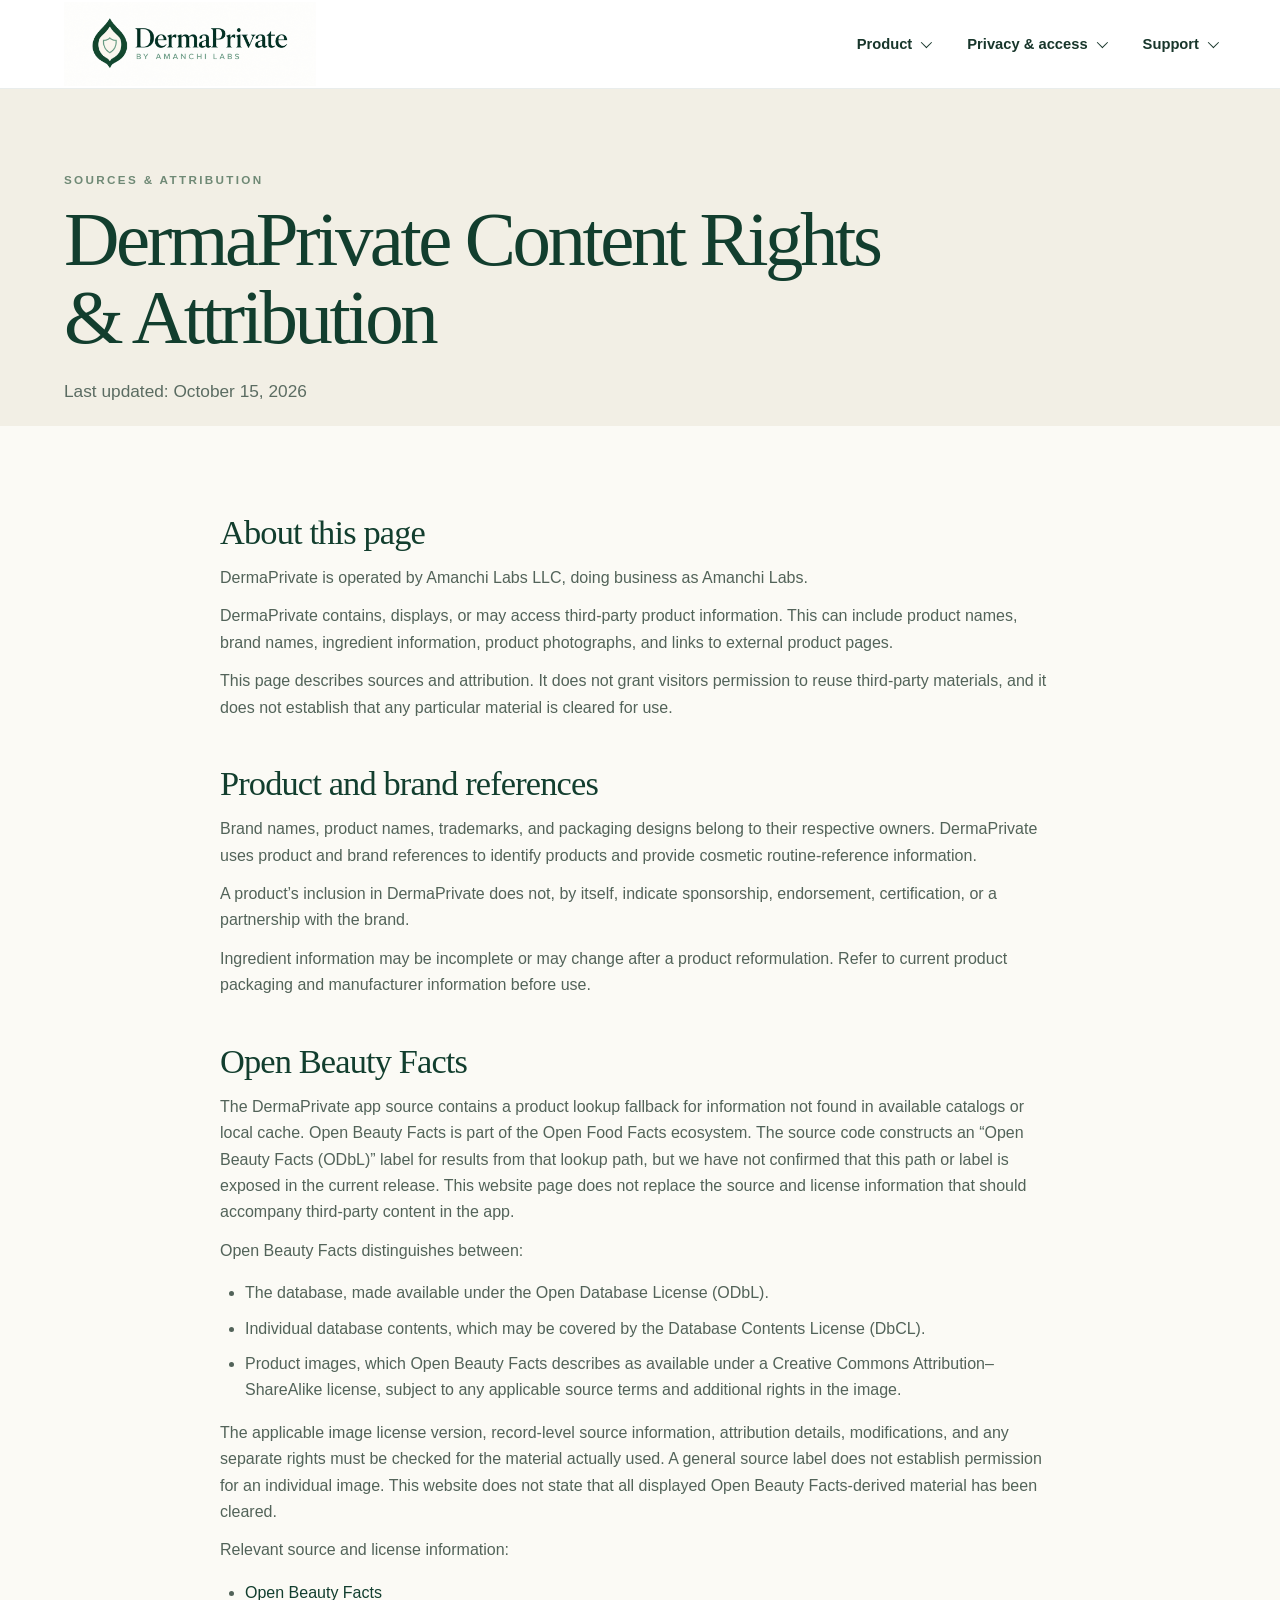
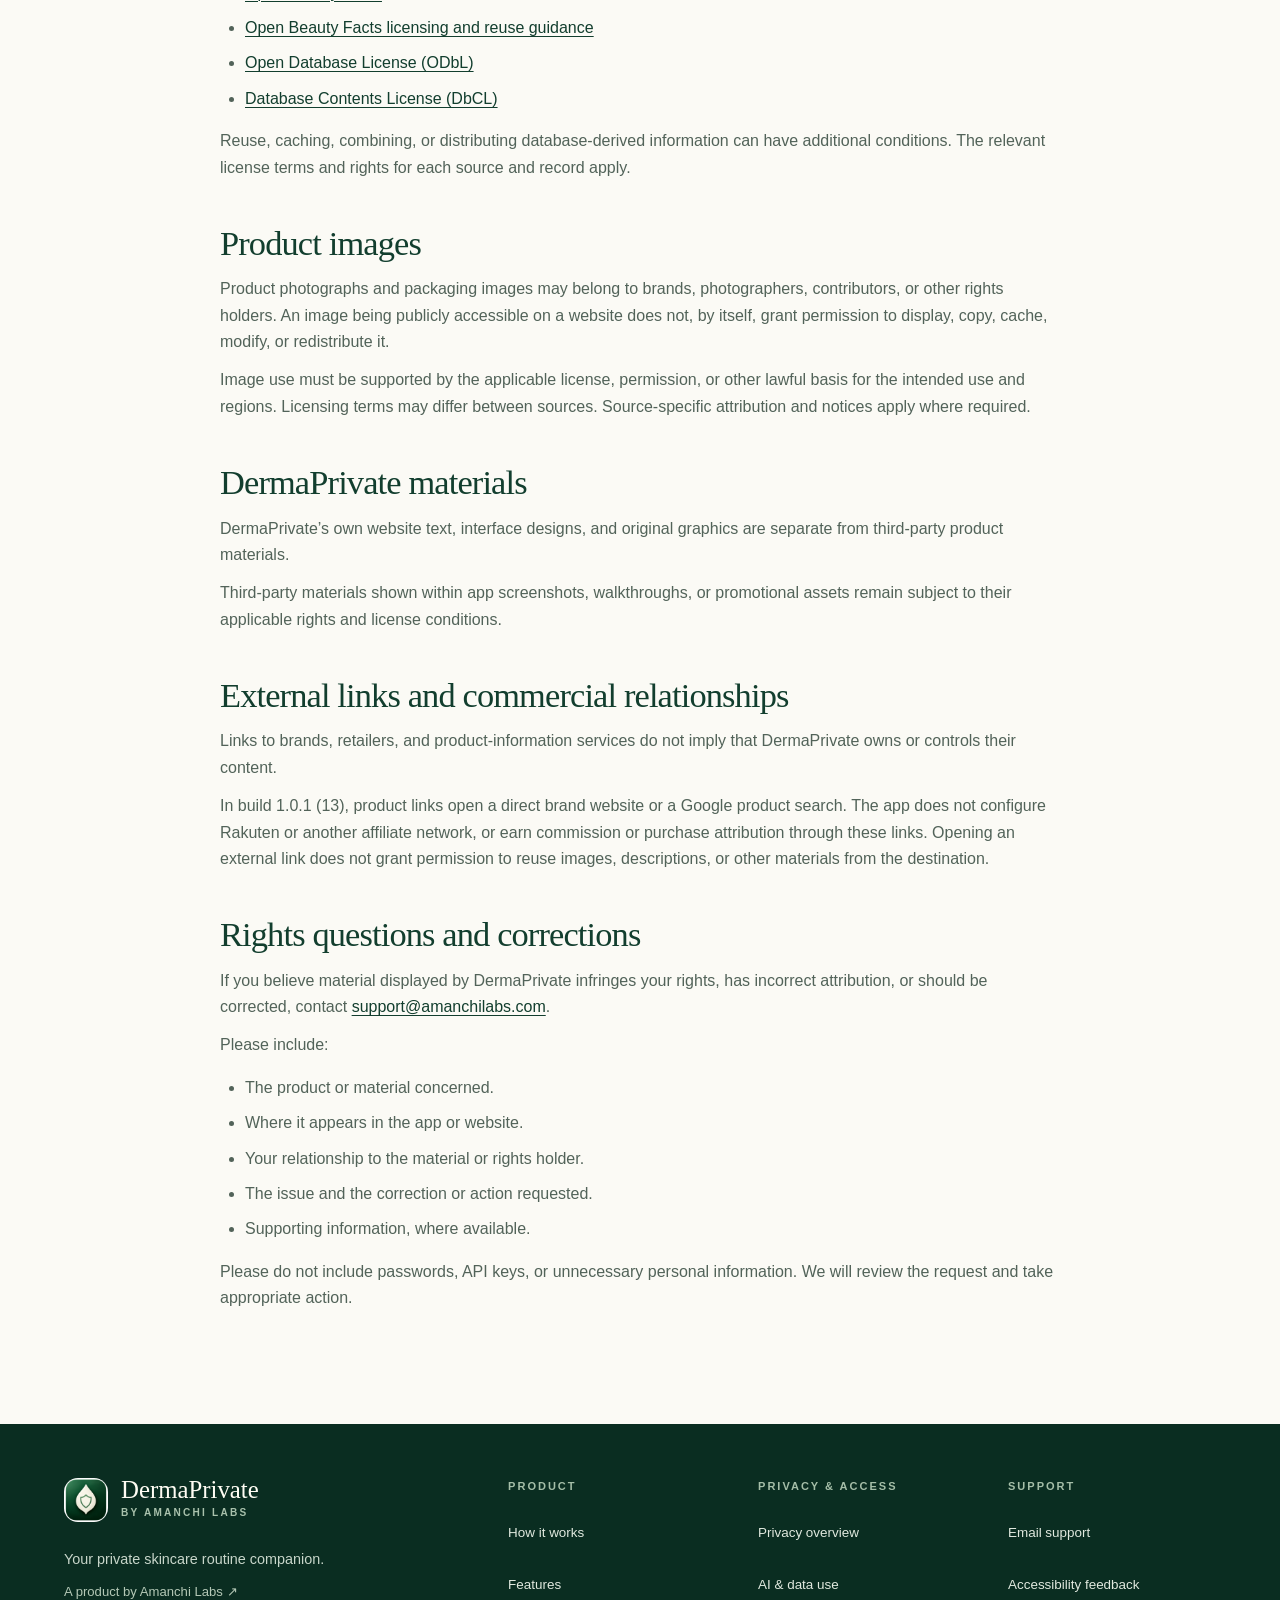
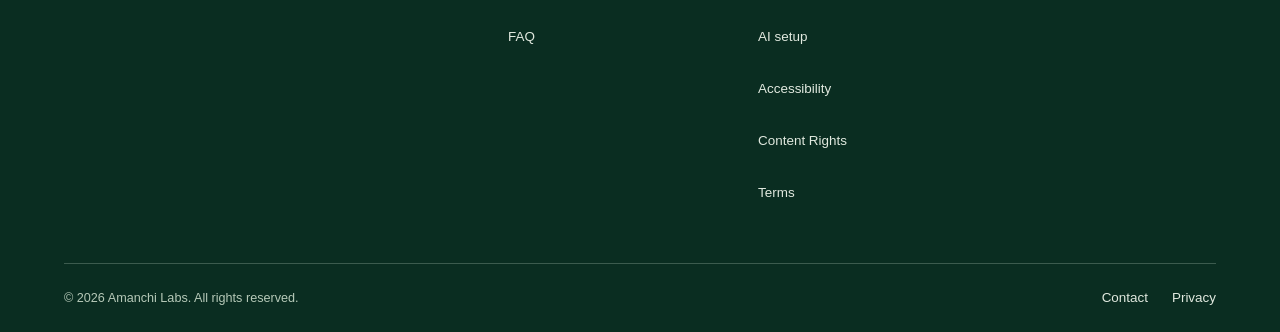
<file: content-rights/index.html>
<!doctype html>
<html lang="en">
<head>
  <meta charset="utf-8">
  <meta name="viewport" content="width=device-width, initial-scale=1">
  <meta name="theme-color" content="#fbfaf5">
  <meta name="description" content="Sources and attribution for third-party product information shown by DermaPrivate. This page does not grant permission to reuse third-party materials.">
  <meta property="og:type" content="website">
  <meta property="og:site_name" content="DermaPrivate">
  <meta property="og:title" content="Content Rights &amp; Attribution — DermaPrivate">
  <meta property="og:description" content="Learn about product references, Open Beauty Facts, images, and rights questions in DermaPrivate.">
  <meta property="og:url" content="https://www.dermaprivate.app/content-rights/">
  <meta name="twitter:card" content="summary">
  <link rel="canonical" href="https://www.dermaprivate.app/content-rights/">
  <link rel="icon" href="/assets/brand/favicon.png" type="image/png">
  <link rel="apple-touch-icon" href="/assets/brand/apple-touch-icon.png">
  <link rel="stylesheet" href="/style.css">
  <title>Content Rights &amp; Attribution — DermaPrivate</title>
</head>
<body>
  <a class="skip-link" href="#main-content">Skip to content</a>
  <header class="site-header"><div class="container header-inner">
    <a class="brand" href="/" aria-label="DermaPrivate home"><img class="brand-wordmark" src="/assets/brand/header-wordmark.png" alt="DermaPrivate by Amanchi Labs" width="900" height="300"></a>
    <button class="menu-toggle" type="button" aria-expanded="false" aria-controls="site-nav" aria-label="Open navigation"><span aria-hidden="true">☰</span></button>
    <nav id="site-nav" class="site-nav" aria-label="Primary navigation">
      <details class="nav-group"><summary>Product</summary><div class="nav-dropdown"><a href="/#how-it-works">How it works</a><a href="/#features">Features</a><a href="/#faq">FAQ</a></div></details>
      <details class="nav-group"><summary>Privacy &amp; access</summary><div class="nav-dropdown"><a href="/privacy/">Privacy overview</a><a href="/ai-data/">AI &amp; data use</a><a href="/ai-setup/">AI setup</a><a href="/accessibility/">Accessibility</a><a href="/terms/">Terms</a></div></details>
      <details class="nav-group"><summary>Support</summary><div class="nav-dropdown"><a href="mailto:support@amanchilabs.com">Email support</a><a href="mailto:support@amanchilabs.com?subject=Accessibility%20feedback">Accessibility feedback</a></div></details>
    </nav>
  </div></header>

  <main id="main-content">
    <section class="legal-hero"><div class="container"><p class="eyebrow">Sources &amp; attribution</p><h1>DermaPrivate Content Rights &amp; Attribution</h1><p class="lead">Last updated: October 15, 2026</p></div></section>
    <article class="container legal-content">
      <h2>About this page</h2>
      <p>DermaPrivate is operated by Amanchi Labs LLC, doing business as Amanchi Labs.</p>
      <p>DermaPrivate contains, displays, or may access third-party product information. This can include product names, brand names, ingredient information, product photographs, and links to external product pages.</p>
      <p>This page describes sources and attribution. It does not grant visitors permission to reuse third-party materials, and it does not establish that any particular material is cleared for use.</p>

      <h2>Product and brand references</h2>
      <p>Brand names, product names, trademarks, and packaging designs belong to their respective owners. DermaPrivate uses product and brand references to identify products and provide cosmetic routine-reference information.</p>
      <p>A product’s inclusion in DermaPrivate does not, by itself, indicate sponsorship, endorsement, certification, or a partnership with the brand.</p>
      <p>Ingredient information may be incomplete or may change after a product reformulation. Refer to current product packaging and manufacturer information before use.</p>

      <h2>Open Beauty Facts</h2>
      <p>The DermaPrivate app source contains a product lookup fallback for information not found in available catalogs or local cache. Open Beauty Facts is part of the Open Food Facts ecosystem. The source code constructs an “Open Beauty Facts (ODbL)” label for results from that lookup path, but we have not confirmed that this path or label is exposed in the current release. This website page does not replace the source and license information that should accompany third-party content in the app.</p>
      <p>Open Beauty Facts distinguishes between:</p>
      <ul>
        <li>The database, made available under the Open Database License (ODbL).</li>
        <li>Individual database contents, which may be covered by the Database Contents License (DbCL).</li>
        <li>Product images, which Open Beauty Facts describes as available under a Creative Commons Attribution–ShareAlike license, subject to any applicable source terms and additional rights in the image.</li>
      </ul>
      <p>The applicable image license version, record-level source information, attribution details, modifications, and any separate rights must be checked for the material actually used. A general source label does not establish permission for an individual image. This website does not state that all displayed Open Beauty Facts-derived material has been cleared.</p>
      <p>Relevant source and license information:</p>
      <ul>
        <li><a href="https://world.openbeautyfacts.org/" target="_blank" rel="noopener noreferrer">Open Beauty Facts</a></li>
        <li><a href="https://openfoodfacts.github.io/documentation/docs/Product-Opener/api/tutorials/license-be-on-the-legal-side/" target="_blank" rel="noopener noreferrer">Open Beauty Facts licensing and reuse guidance</a></li>
        <li><a href="https://opendatacommons.org/licenses/odbl/1-0/" target="_blank" rel="noopener noreferrer">Open Database License (ODbL)</a></li>
        <li><a href="https://opendatacommons.org/licenses/dbcl/1-0/" target="_blank" rel="noopener noreferrer">Database Contents License (DbCL)</a></li>
      </ul>
      <p>Reuse, caching, combining, or distributing database-derived information can have additional conditions. The relevant license terms and rights for each source and record apply.</p>

      <h2>Product images</h2>
      <p>Product photographs and packaging images may belong to brands, photographers, contributors, or other rights holders. An image being publicly accessible on a website does not, by itself, grant permission to display, copy, cache, modify, or redistribute it.</p>
      <p>Image use must be supported by the applicable license, permission, or other lawful basis for the intended use and regions. Licensing terms may differ between sources. Source-specific attribution and notices apply where required.</p>

      <h2>DermaPrivate materials</h2>
      <p>DermaPrivate’s own website text, interface designs, and original graphics are separate from third-party product materials.</p>
      <p>Third-party materials shown within app screenshots, walkthroughs, or promotional assets remain subject to their applicable rights and license conditions.</p>

      <h2>External links and commercial relationships</h2>
      <p>Links to brands, retailers, and product-information services do not imply that DermaPrivate owns or controls their content.</p>
      <p>In build 1.0.1 (13), product links open a direct brand website or a Google product search. The app does not configure Rakuten or another affiliate network, or earn commission or purchase attribution through these links. Opening an external link does not grant permission to reuse images, descriptions, or other materials from the destination.</p>

      <h2>Rights questions and corrections</h2>
      <p>If you believe material displayed by DermaPrivate infringes your rights, has incorrect attribution, or should be corrected, contact <a href="mailto:support@amanchilabs.com">support@amanchilabs.com</a>.</p>
      <p>Please include:</p>
      <ul>
        <li>The product or material concerned.</li>
        <li>Where it appears in the app or website.</li>
        <li>Your relationship to the material or rights holder.</li>
        <li>The issue and the correction or action requested.</li>
        <li>Supporting information, where available.</li>
      </ul>
      <p>Please do not include passwords, API keys, or unnecessary personal information. We will review the request and take appropriate action.</p>
    </article>
  </main>

  <footer class="site-footer"><div class="container footer-main">
    <div class="footer-brand-block"><a class="footer-brand" href="/" aria-label="DermaPrivate home"><img src="/assets/brand/app-icon.png" alt="" width="44" height="44"><span><strong>DermaPrivate</strong><small>BY AMANCHI LABS</small></span></a><p>Your private skincare routine companion.</p><a class="footer-company" href="https://amanchilabs.com/" target="_blank" rel="noopener noreferrer">A product by Amanchi Labs ↗</a></div>
    <nav class="footer-group" aria-label="Product links"><h2>Product</h2><a href="/#how-it-works">How it works</a><a href="/#features">Features</a><a href="/#faq">FAQ</a></nav>
    <nav class="footer-group" aria-label="Privacy and accessibility links"><h2>Privacy &amp; access</h2><a href="/privacy/">Privacy overview</a><a href="/ai-data/">AI &amp; data use</a><a href="/ai-setup/">AI setup</a><a href="/accessibility/">Accessibility</a><a href="/content-rights/" aria-current="page">Content Rights</a><a href="/terms/">Terms</a></nav>
    <nav class="footer-group" aria-label="Support links"><h2>Support</h2><a href="mailto:support@amanchilabs.com">Email support</a><a href="mailto:support@amanchilabs.com?subject=Accessibility%20feedback">Accessibility feedback</a></nav>
  </div><div class="container footer-bottom"><p>© 2026 Amanchi Labs. All rights reserved.</p><a href="mailto:support@amanchilabs.com">Contact</a><a href="/privacy/">Privacy</a></div></footer>
  <script src="/script.js" defer></script>
</body>
</html>
</file>
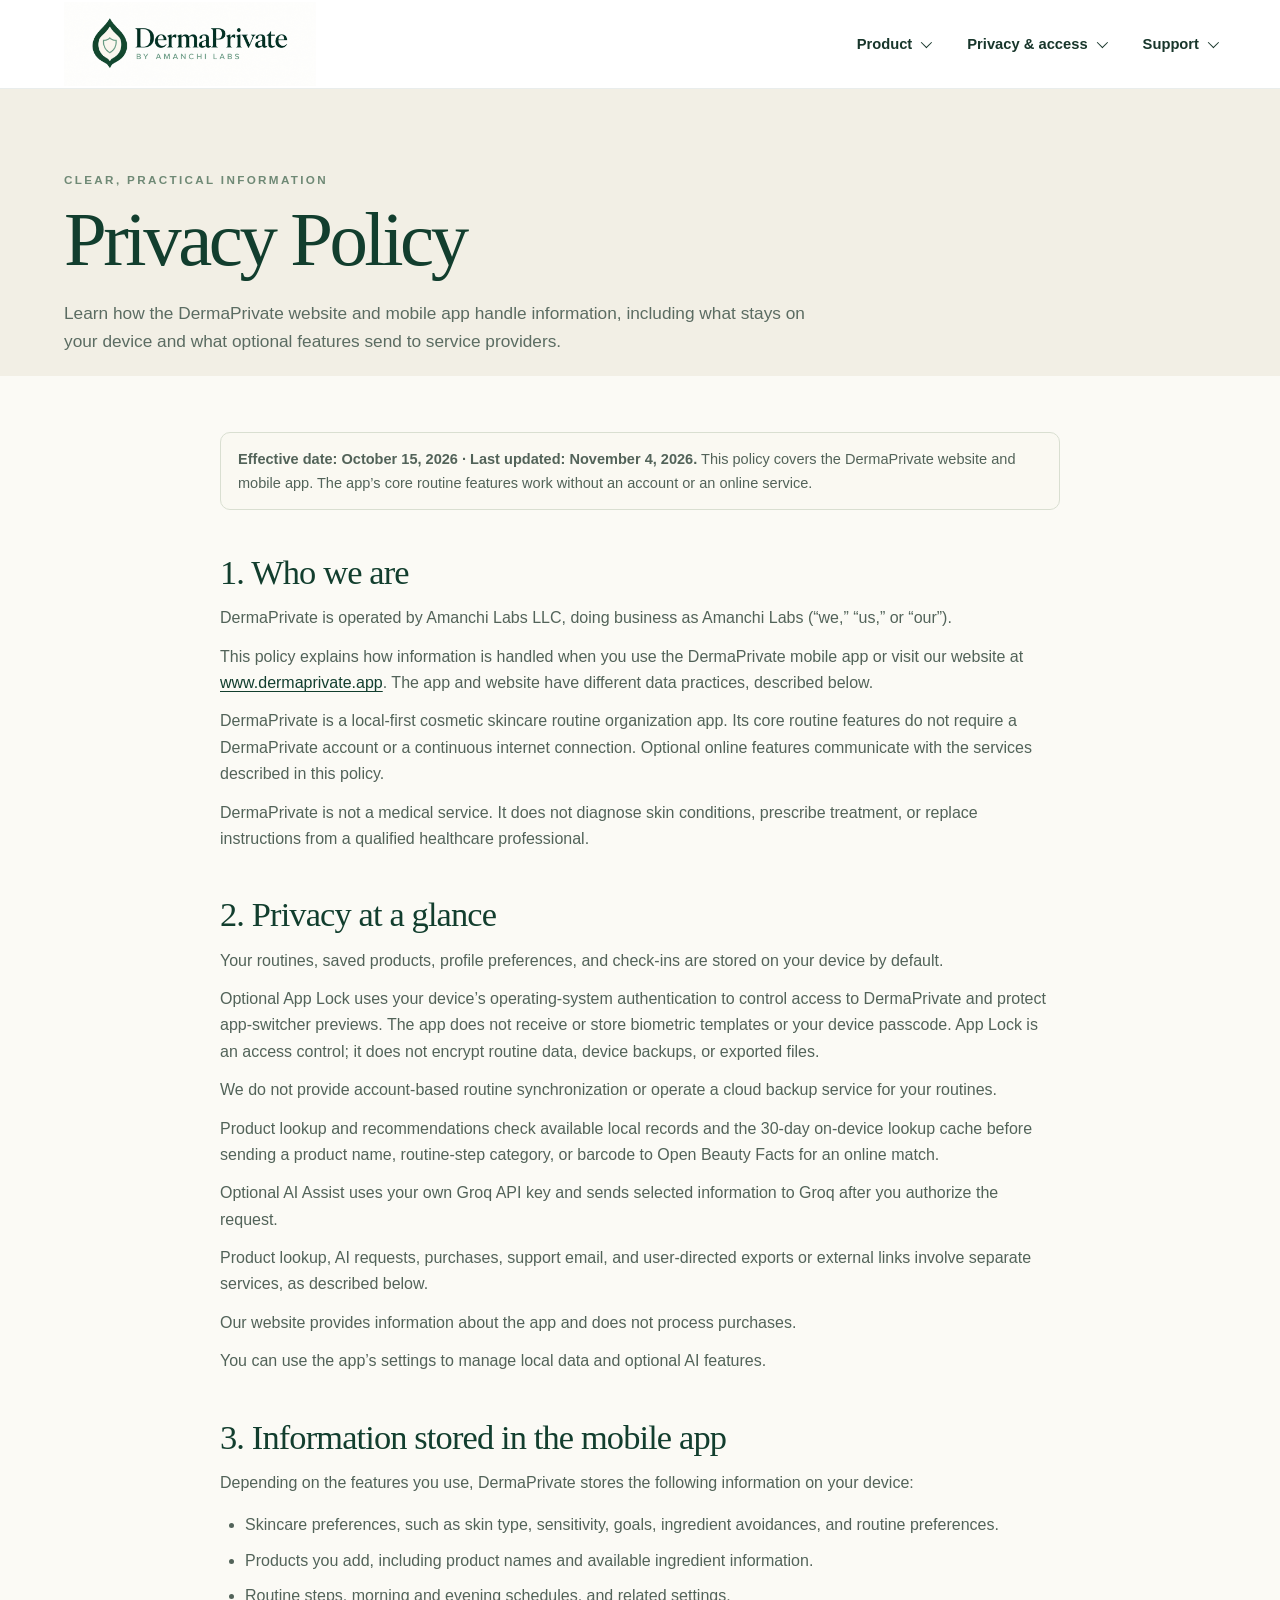
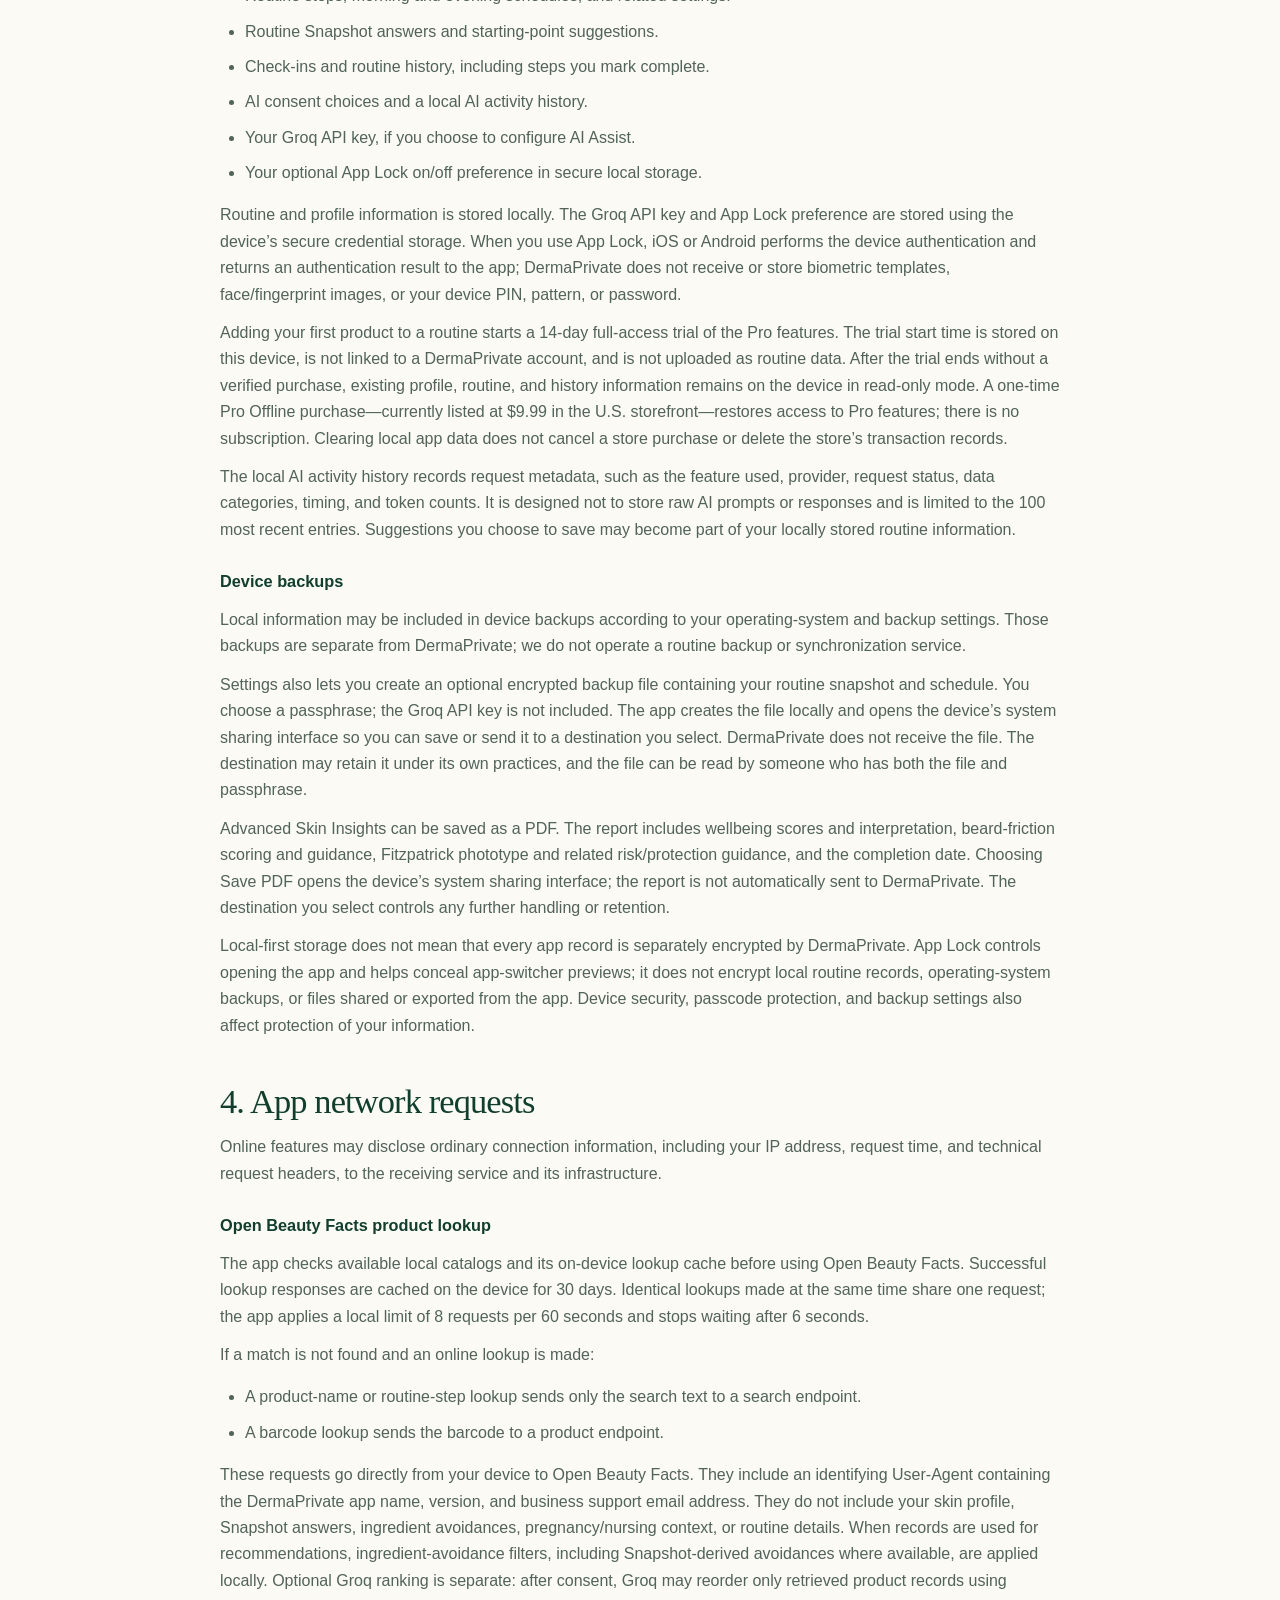
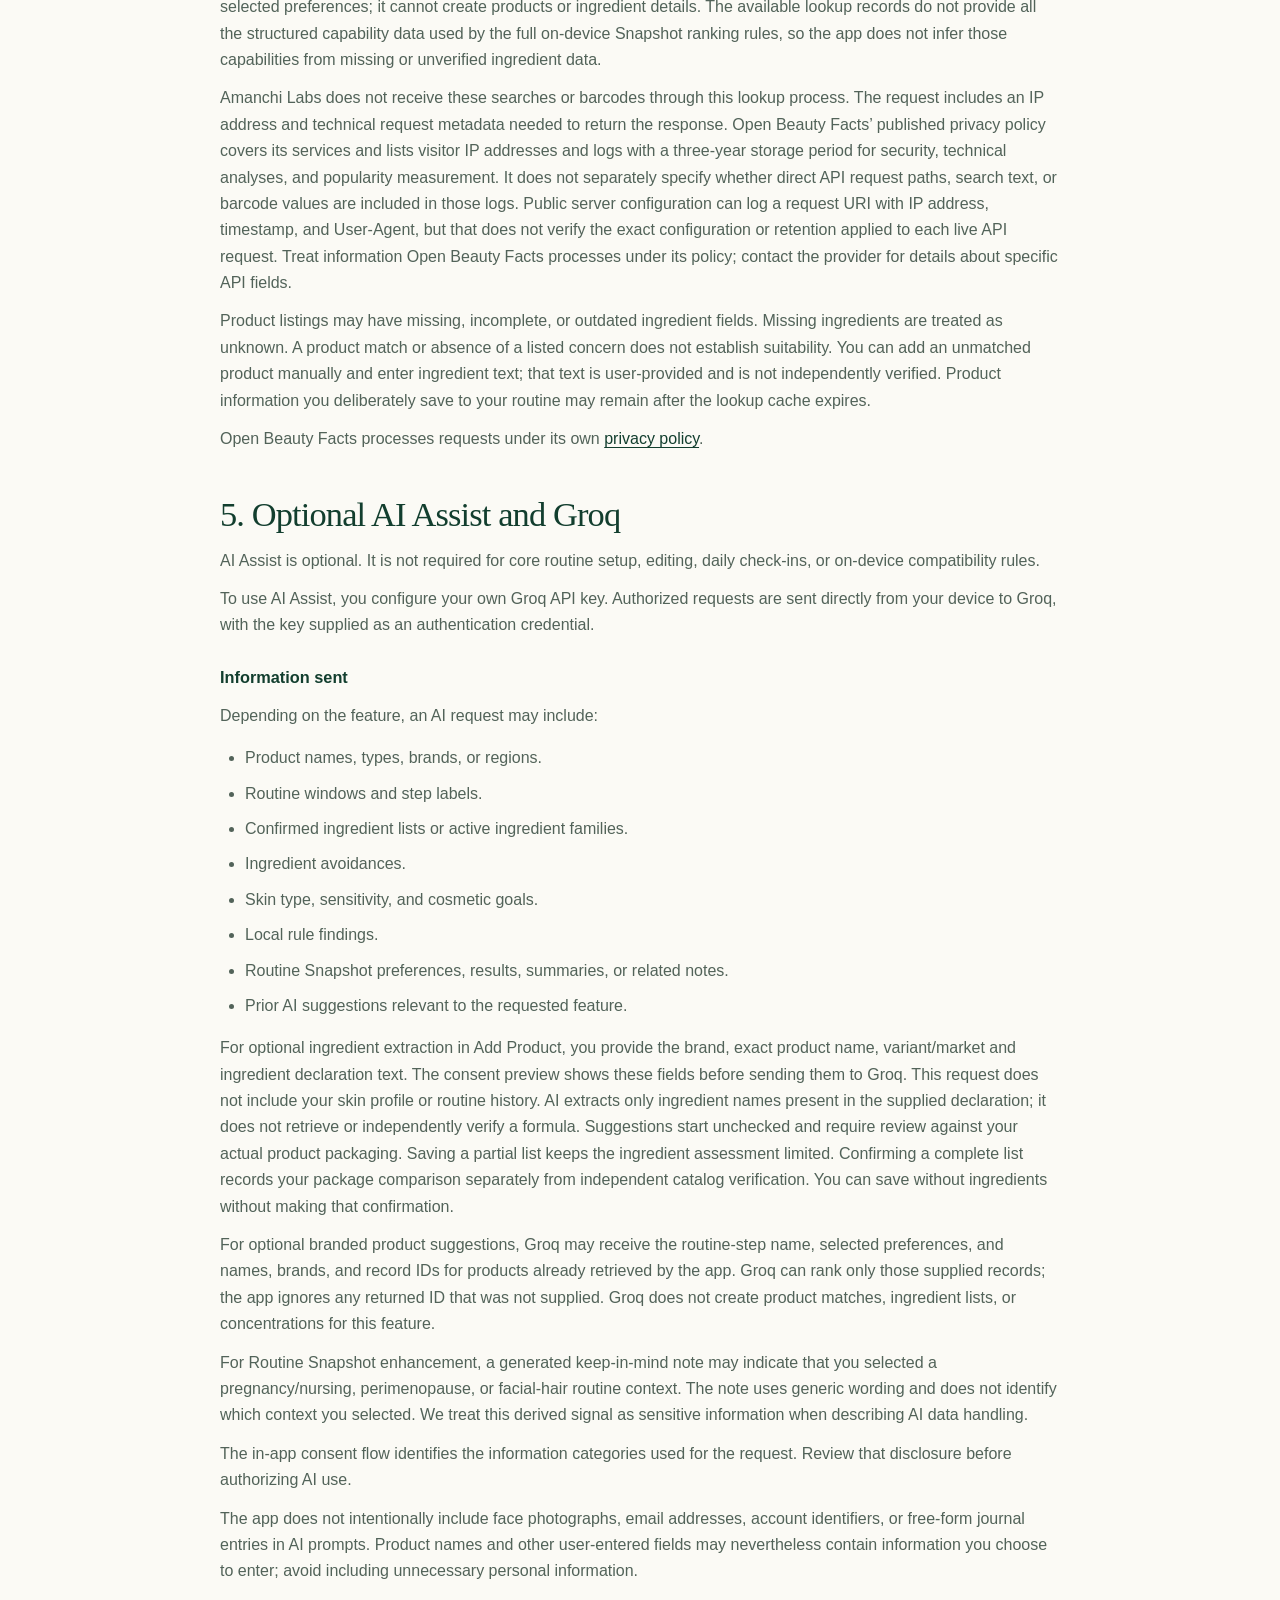
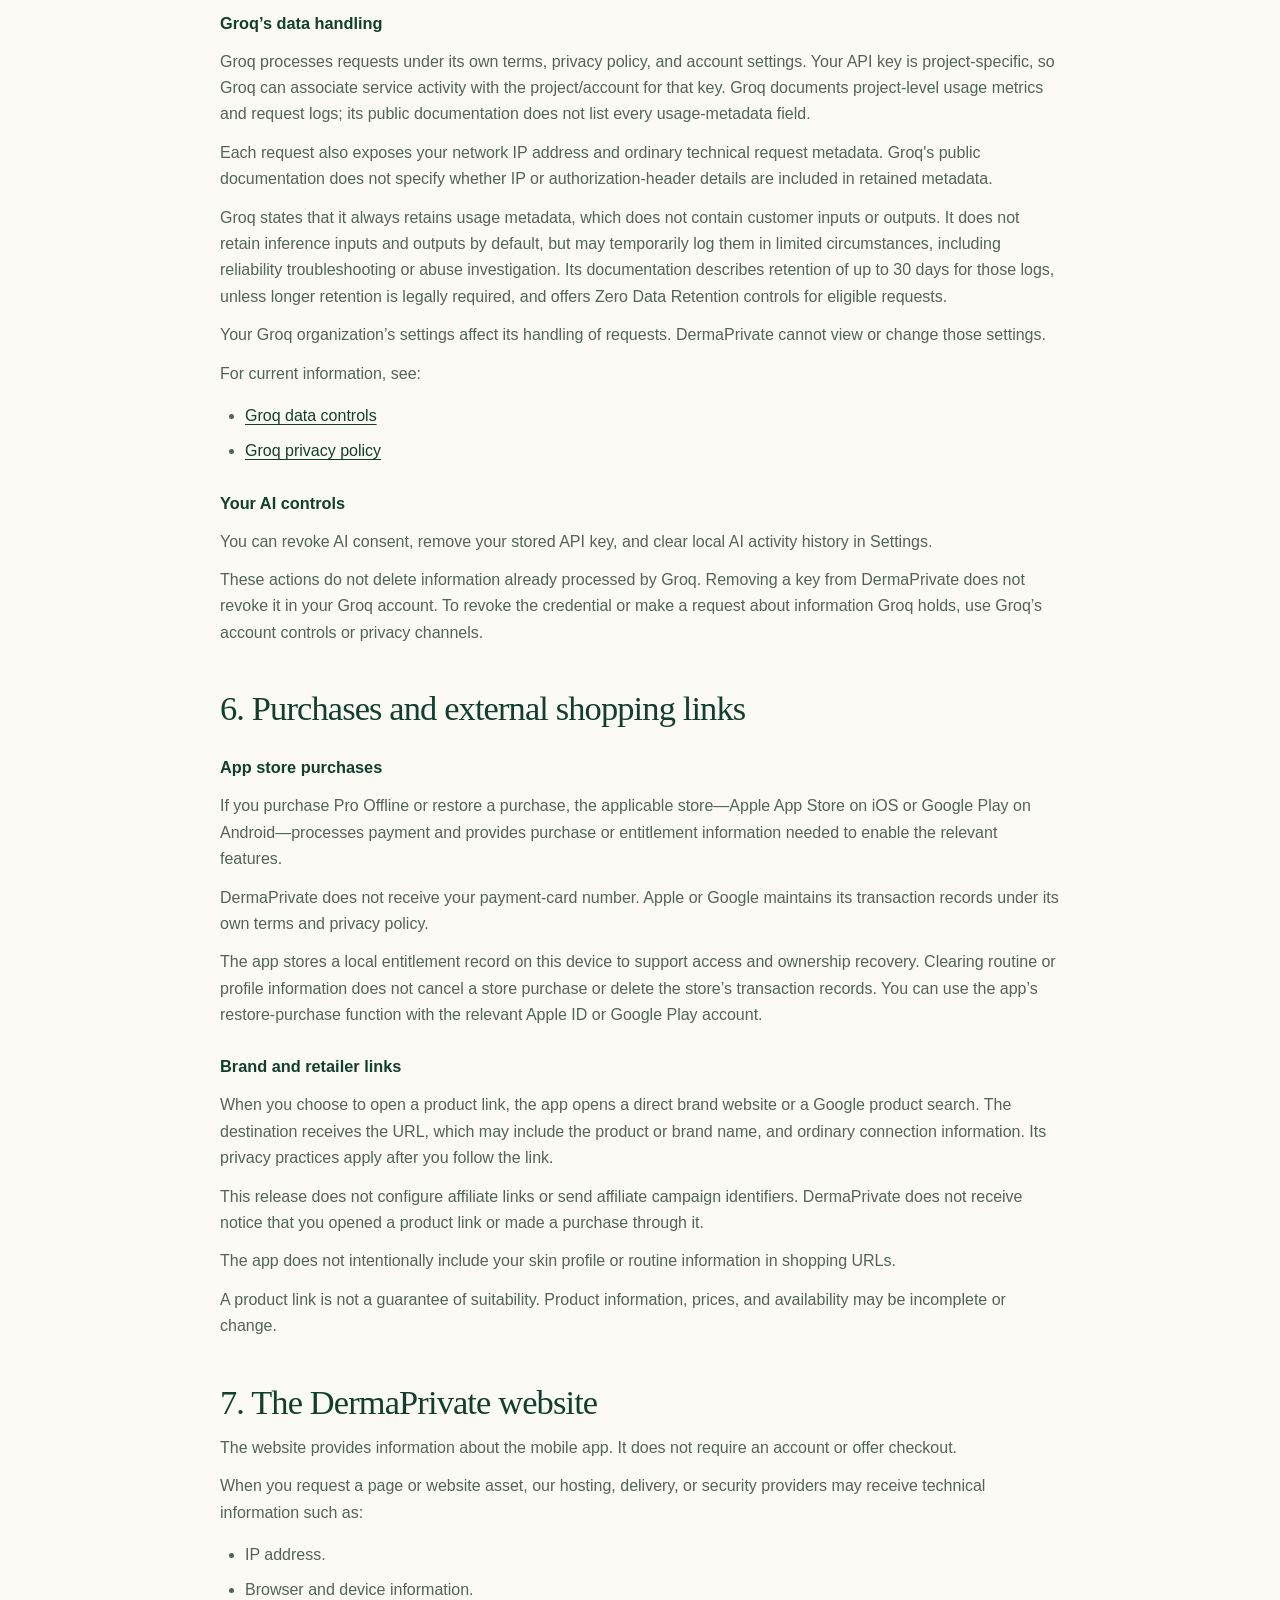
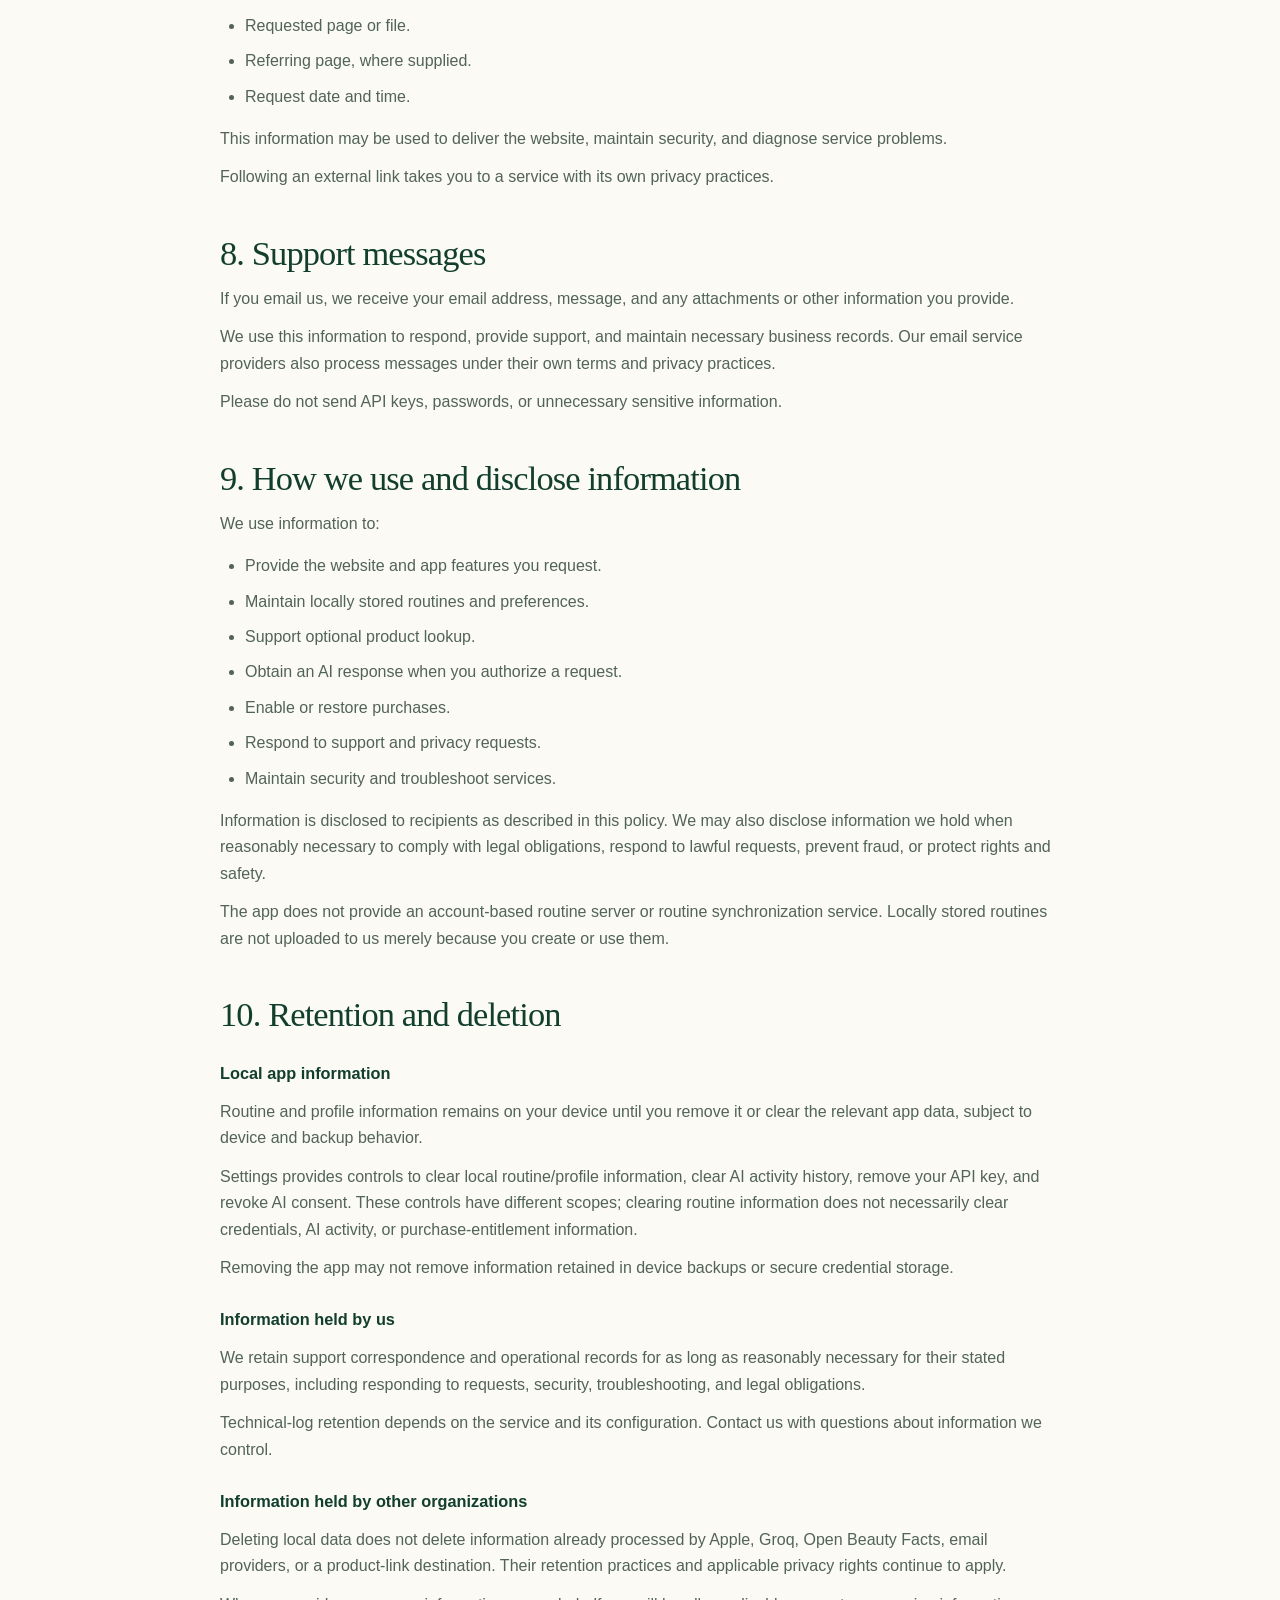
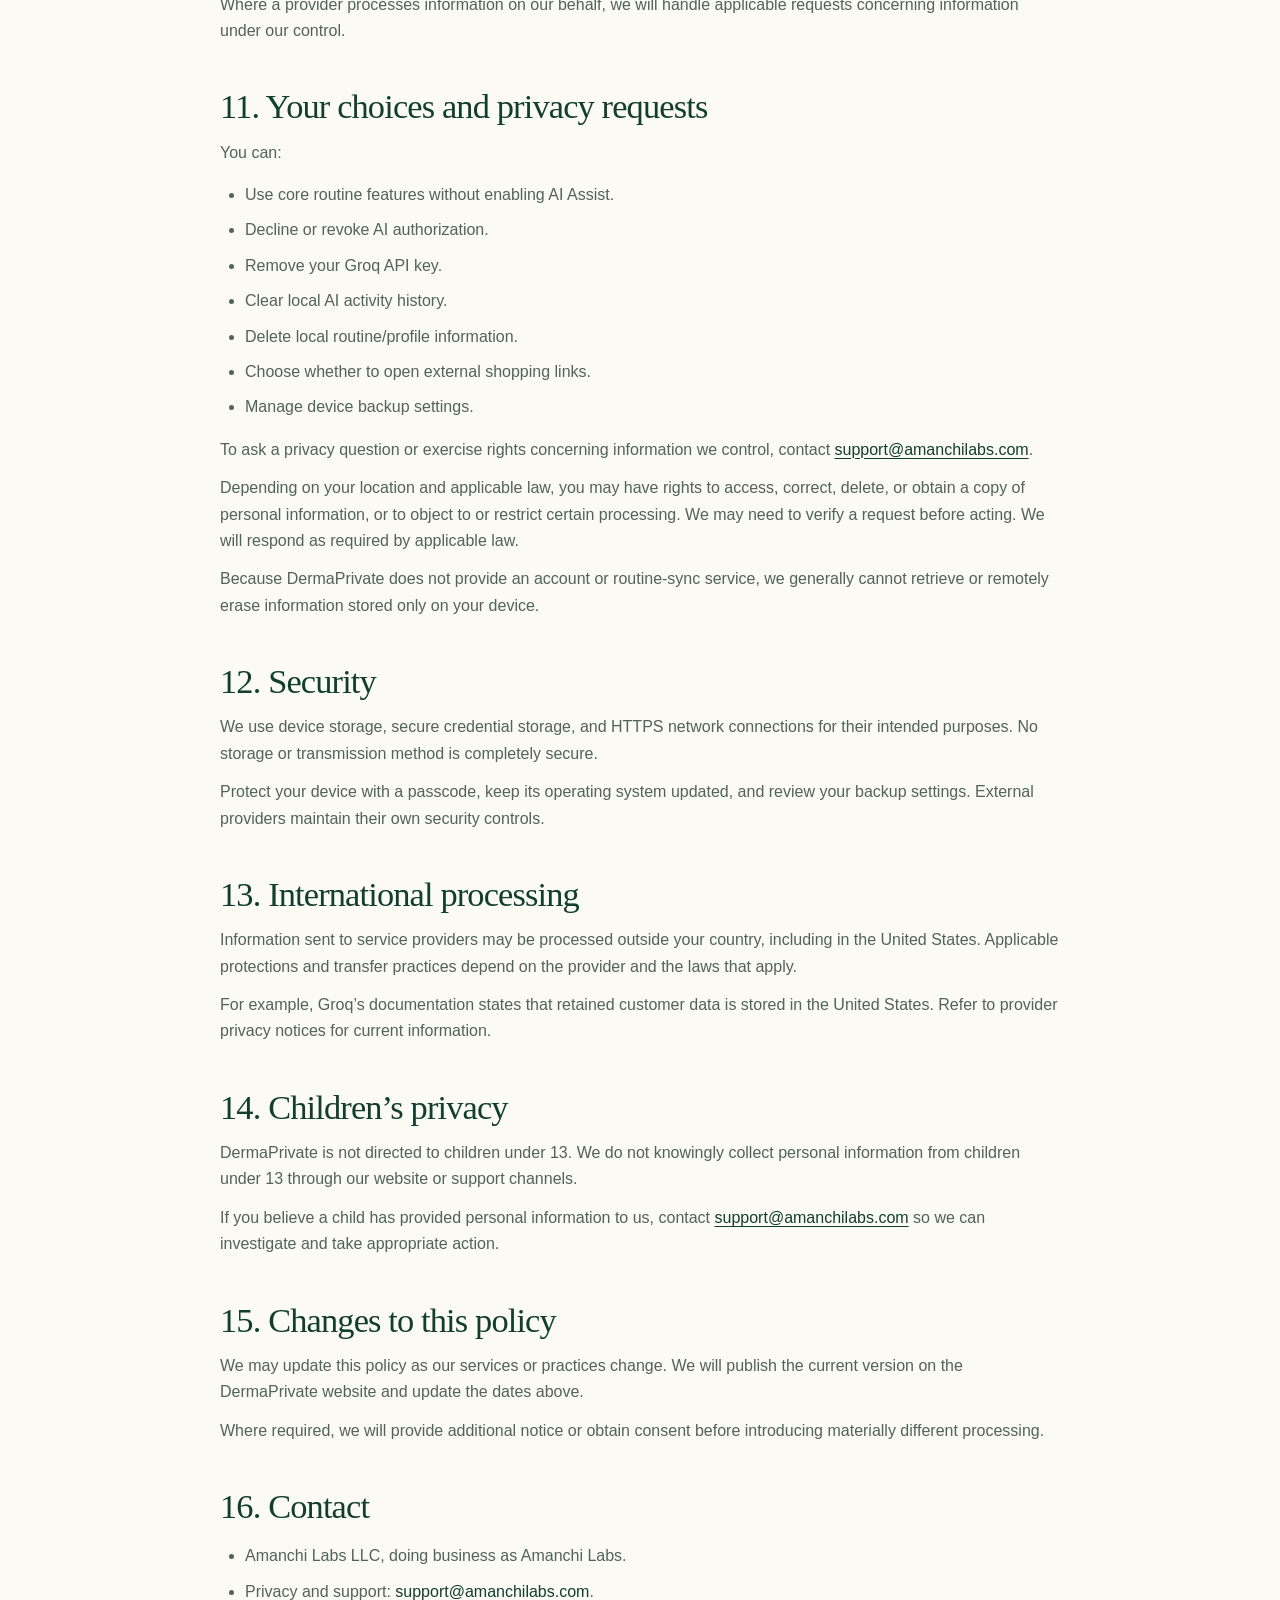
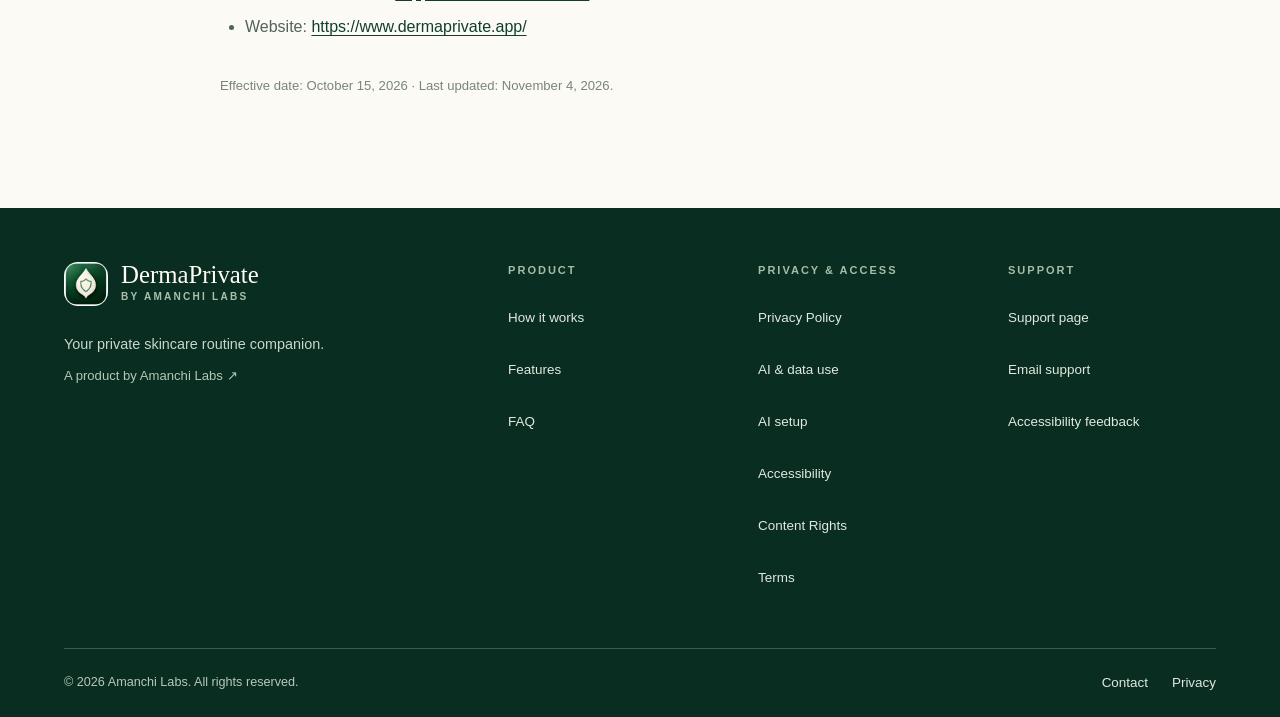
<file: privacy/index.html>
<!doctype html>
<html lang="en">
<head>
  <meta charset="utf-8">
  <meta name="viewport" content="width=device-width, initial-scale=1">
  <meta name="theme-color" content="#fbfaf5">
  <meta name="description" content="DermaPrivate Privacy Policy: how the mobile app and website handle local information, optional features, and service providers.">
  <meta property="og:type" content="website">
  <meta property="og:site_name" content="DermaPrivate">
  <meta property="og:title" content="DermaPrivate Privacy Policy — Amanchi Labs">
  <meta property="og:description" content="Read how DermaPrivate handles information in the mobile app and on the website.">
  <meta property="og:url" content="https://www.dermaprivate.app/privacy/">
  <meta name="twitter:card" content="summary">
  <link rel="canonical" href="https://www.dermaprivate.app/privacy/">
  <link rel="icon" href="/assets/brand/favicon.png" type="image/png">
  <link rel="apple-touch-icon" href="/assets/brand/apple-touch-icon.png">
  <link rel="stylesheet" href="/style.css">
  <title>DermaPrivate Privacy Policy — Amanchi Labs</title>
</head>
<body>
  <a class="skip-link" href="#main-content">Skip to content</a>
  <header class="site-header"><div class="container header-inner">
    <a class="brand" href="/" aria-label="DermaPrivate home"><img class="brand-wordmark" src="/assets/brand/header-wordmark.png" alt="DermaPrivate by Amanchi Labs" width="900" height="300"></a>
    <button class="menu-toggle" type="button" aria-expanded="false" aria-controls="site-nav" aria-label="Open navigation"><span aria-hidden="true">☰</span></button>
    <nav id="site-nav" class="site-nav" aria-label="Primary navigation">
        <details class="nav-group">
          <summary>Product</summary>
          <div class="nav-dropdown">
            <a href="/#how-it-works">How it works</a>
            <a href="/#features">Features</a>
            <a href="/#faq">FAQ</a>
          </div>
        </details>
        <details class="nav-group">
          <summary>Privacy &amp; access</summary>
          <div class="nav-dropdown">
            <a href="/privacy/">Privacy Policy</a>
            <a href="/ai-data/">AI &amp; data use</a>
            <a href="/ai-setup/">AI setup</a>
            <a href="/accessibility/">Accessibility</a>
            <a href="/terms/">Terms</a>
          </div>
        </details>
        <details class="nav-group">
          <summary>Support</summary>
          <div class="nav-dropdown">
            <a href="/support/">Support page</a>
            <a href="mailto:support@amanchilabs.com">Email support</a>
            <a href="mailto:support@amanchilabs.com?subject=Accessibility%20feedback">Accessibility feedback</a>
          </div>
        </details>
      </nav>
  </div></header>
  <main id="main-content">
    <section class="legal-hero"><div class="container"><p class="eyebrow">Clear, practical information</p><h1>Privacy Policy</h1><p class="lead">Learn how the DermaPrivate website and mobile app handle information, including what stays on your device and what optional features send to service providers.</p></div></section>
    <article class="container legal-content">
<p class="status-note"><strong>Effective date: October 15, 2026 · Last updated: November 4, 2026.</strong> This policy covers the DermaPrivate website and mobile app. The app’s core routine features work without an account or an online service.</p>
<h2>1. Who we are</h2>
<p>DermaPrivate is operated by Amanchi Labs LLC, doing business as Amanchi Labs (“we,” “us,” or “our”).</p>
<p>This policy explains how information is handled when you use the DermaPrivate mobile app or visit our website at <a href="https://www.dermaprivate.app">www.dermaprivate.app</a>. The app and website have different data practices, described below.</p>
<p>DermaPrivate is a local-first cosmetic skincare routine organization app. Its core routine features do not require a DermaPrivate account or a continuous internet connection. Optional online features communicate with the services described in this policy.</p>
<p>DermaPrivate is not a medical service. It does not diagnose skin conditions, prescribe treatment, or replace instructions from a qualified healthcare professional.</p>
<h2>2. Privacy at a glance</h2>
<p>Your routines, saved products, profile preferences, and check-ins are stored on your device by default.</p>
<p>Optional App Lock uses your device’s operating-system authentication to control access to DermaPrivate and protect app-switcher previews. The app does not receive or store biometric templates or your device passcode. App Lock is an access control; it does not encrypt routine data, device backups, or exported files.</p>
<p>We do not provide account-based routine synchronization or operate a cloud backup service for your routines.</p>
<p>Product lookup and recommendations check available local records and the 30-day on-device lookup cache before sending a product name, routine-step category, or barcode to Open Beauty Facts for an online match.</p>
<p>Optional AI Assist uses your own Groq API key and sends selected information to Groq after you authorize the request.</p>
<p>Product lookup, AI requests, purchases, support email, and user-directed exports or external links involve separate services, as described below.</p>
<p>Our website provides information about the app and does not process purchases.</p>
<p>You can use the app’s settings to manage local data and optional AI features.</p>
<h2>3. Information stored in the mobile app</h2>
<p>Depending on the features you use, DermaPrivate stores the following information on your device:</p>
<ul><li>Skincare preferences, such as skin type, sensitivity, goals, ingredient avoidances, and routine preferences.</li><li>Products you add, including product names and available ingredient information.</li><li>Routine steps, morning and evening schedules, and related settings.</li><li>Routine Snapshot answers and starting-point suggestions.</li><li>Check-ins and routine history, including steps you mark complete.</li><li>AI consent choices and a local AI activity history.</li><li>Your Groq API key, if you choose to configure AI Assist.</li><li>Your optional App Lock on/off preference in secure local storage.</li></ul>
<p>Routine and profile information is stored locally. The Groq API key and App Lock preference are stored using the device’s secure credential storage. When you use App Lock, iOS or Android performs the device authentication and returns an authentication result to the app; DermaPrivate does not receive or store biometric templates, face/fingerprint images, or your device PIN, pattern, or password.</p>
<p>Adding your first product to a routine starts a 14-day full-access trial of the Pro features. The trial start time is stored on this device, is not linked to a DermaPrivate account, and is not uploaded as routine data. After the trial ends without a verified purchase, existing profile, routine, and history information remains on the device in read-only mode. A one-time Pro Offline purchase—currently listed at $9.99 in the U.S. storefront—restores access to Pro features; there is no subscription. Clearing local app data does not cancel a store purchase or delete the store’s transaction records.</p>
<p>The local AI activity history records request metadata, such as the feature used, provider, request status, data categories, timing, and token counts. It is designed not to store raw AI prompts or responses and is limited to the 100 most recent entries. Suggestions you choose to save may become part of your locally stored routine information.</p>
<h3>Device backups</h3>
<p>Local information may be included in device backups according to your operating-system and backup settings. Those backups are separate from DermaPrivate; we do not operate a routine backup or synchronization service.</p>
<p>Settings also lets you create an optional encrypted backup file containing your routine snapshot and schedule. You choose a passphrase; the Groq API key is not included. The app creates the file locally and opens the device’s system sharing interface so you can save or send it to a destination you select. DermaPrivate does not receive the file. The destination may retain it under its own practices, and the file can be read by someone who has both the file and passphrase.</p>
<p>Advanced Skin Insights can be saved as a PDF. The report includes wellbeing scores and interpretation, beard-friction scoring and guidance, Fitzpatrick phototype and related risk/protection guidance, and the completion date. Choosing Save PDF opens the device’s system sharing interface; the report is not automatically sent to DermaPrivate. The destination you select controls any further handling or retention.</p>
<p>Local-first storage does not mean that every app record is separately encrypted by DermaPrivate. App Lock controls opening the app and helps conceal app-switcher previews; it does not encrypt local routine records, operating-system backups, or files shared or exported from the app. Device security, passcode protection, and backup settings also affect protection of your information.</p>
<h2>4. App network requests</h2>
<p>Online features may disclose ordinary connection information, including your IP address, request time, and technical request headers, to the receiving service and its infrastructure.</p>
<h3>Open Beauty Facts product lookup</h3>
<p>The app checks available local catalogs and its on-device lookup cache before using Open Beauty Facts. Successful lookup responses are cached on the device for 30 days. Identical lookups made at the same time share one request; the app applies a local limit of 8 requests per 60 seconds and stops waiting after 6 seconds.</p>
<p>If a match is not found and an online lookup is made:</p>
<ul><li>A product-name or routine-step lookup sends only the search text to a search endpoint.</li><li>A barcode lookup sends the barcode to a product endpoint.</li></ul>
<p>These requests go directly from your device to Open Beauty Facts. They include an identifying User-Agent containing the DermaPrivate app name, version, and business support email address. They do not include your skin profile, Snapshot answers, ingredient avoidances, pregnancy/nursing context, or routine details. When records are used for recommendations, ingredient-avoidance filters, including Snapshot-derived avoidances where available, are applied locally. Optional Groq ranking is separate: after consent, Groq may reorder only retrieved product records using selected preferences; it cannot create products or ingredient details. The available lookup records do not provide all the structured capability data used by the full on-device Snapshot ranking rules, so the app does not infer those capabilities from missing or unverified ingredient data.</p>
<p>Amanchi Labs does not receive these searches or barcodes through this lookup process. The request includes an IP address and technical request metadata needed to return the response. Open Beauty Facts’ published privacy policy covers its services and lists visitor IP addresses and logs with a three-year storage period for security, technical analyses, and popularity measurement. It does not separately specify whether direct API request paths, search text, or barcode values are included in those logs. Public server configuration can log a request URI with IP address, timestamp, and User-Agent, but that does not verify the exact configuration or retention applied to each live API request. Treat information Open Beauty Facts processes under its policy; contact the provider for details about specific API fields.</p>
<p>Product listings may have missing, incomplete, or outdated ingredient fields. Missing ingredients are treated as unknown. A product match or absence of a listed concern does not establish suitability. You can add an unmatched product manually and enter ingredient text; that text is user-provided and is not independently verified. Product information you deliberately save to your routine may remain after the lookup cache expires.</p>
<p>Open Beauty Facts processes requests under its own <a href="https://world.openbeautyfacts.org/privacy">privacy policy</a>.</p>
<h2>5. Optional AI Assist and Groq</h2>
<p>AI Assist is optional. It is not required for core routine setup, editing, daily check-ins, or on-device compatibility rules.</p>
<p>To use AI Assist, you configure your own Groq API key. Authorized requests are sent directly from your device to Groq, with the key supplied as an authentication credential.</p>
<h3>Information sent</h3>
<p>Depending on the feature, an AI request may include:</p>
<ul><li>Product names, types, brands, or regions.</li><li>Routine windows and step labels.</li><li>Confirmed ingredient lists or active ingredient families.</li><li>Ingredient avoidances.</li><li>Skin type, sensitivity, and cosmetic goals.</li><li>Local rule findings.</li><li>Routine Snapshot preferences, results, summaries, or related notes.</li><li>Prior AI suggestions relevant to the requested feature.</li></ul>
<p>For optional ingredient extraction in Add Product, you provide the brand, exact product name, variant/market and ingredient declaration text. The consent preview shows these fields before sending them to Groq. This request does not include your skin profile or routine history. AI extracts only ingredient names present in the supplied declaration; it does not retrieve or independently verify a formula. Suggestions start unchecked and require review against your actual product packaging. Saving a partial list keeps the ingredient assessment limited. Confirming a complete list records your package comparison separately from independent catalog verification. You can save without ingredients without making that confirmation.</p>
<p>For optional branded product suggestions, Groq may receive the routine-step name, selected preferences, and names, brands, and record IDs for products already retrieved by the app. Groq can rank only those supplied records; the app ignores any returned ID that was not supplied. Groq does not create product matches, ingredient lists, or concentrations for this feature.</p>
<p>For Routine Snapshot enhancement, a generated keep-in-mind note may indicate that you selected a pregnancy/nursing, perimenopause, or facial-hair routine context. The note uses generic wording and does not identify which context you selected. We treat this derived signal as sensitive information when describing AI data handling.</p>
<p>The in-app consent flow identifies the information categories used for the request. Review that disclosure before authorizing AI use.</p>
<p>The app does not intentionally include face photographs, email addresses, account identifiers, or free-form journal entries in AI prompts. Product names and other user-entered fields may nevertheless contain information you choose to enter; avoid including unnecessary personal information.</p>
<h3>Groq’s data handling</h3>
<p>Groq processes requests under its own terms, privacy policy, and account settings. Your API key is project-specific, so Groq can associate service activity with the project/account for that key. Groq documents project-level usage metrics and request logs; its public documentation does not list every usage-metadata field.</p>
<p>Each request also exposes your network IP address and ordinary technical request metadata. Groq's public documentation does not specify whether IP or authorization-header details are included in retained metadata.</p>
<p>Groq states that it always retains usage metadata, which does not contain customer inputs or outputs. It does not retain inference inputs and outputs by default, but may temporarily log them in limited circumstances, including reliability troubleshooting or abuse investigation. Its documentation describes retention of up to 30 days for those logs, unless longer retention is legally required, and offers Zero Data Retention controls for eligible requests.</p>
<p>Your Groq organization’s settings affect its handling of requests. DermaPrivate cannot view or change those settings.</p>
<p>For current information, see:</p>
<ul><li><a href="https://console.groq.com/docs/your-data">Groq data controls</a></li><li><a href="https://groq.com/privacy-policy/">Groq privacy policy</a></li></ul>
<h3>Your AI controls</h3>
<p>You can revoke AI consent, remove your stored API key, and clear local AI activity history in Settings.</p>
<p>These actions do not delete information already processed by Groq. Removing a key from DermaPrivate does not revoke it in your Groq account. To revoke the credential or make a request about information Groq holds, use Groq’s account controls or privacy channels.</p>
<h2>6. Purchases and external shopping links</h2>
<h3>App store purchases</h3>
<p>If you purchase Pro Offline or restore a purchase, the applicable store—Apple App Store on iOS or Google Play on Android—processes payment and provides purchase or entitlement information needed to enable the relevant features.</p>
<p>DermaPrivate does not receive your payment-card number. Apple or Google maintains its transaction records under its own terms and privacy policy.</p>
<p>The app stores a local entitlement record on this device to support access and ownership recovery. Clearing routine or profile information does not cancel a store purchase or delete the store’s transaction records. You can use the app’s restore-purchase function with the relevant Apple ID or Google Play account.</p>
<h3>Brand and retailer links</h3>
<p>When you choose to open a product link, the app opens a direct brand website or a Google product search. The destination receives the URL, which may include the product or brand name, and ordinary connection information. Its privacy practices apply after you follow the link.</p>
<p>This release does not configure affiliate links or send affiliate campaign identifiers. DermaPrivate does not receive notice that you opened a product link or made a purchase through it.</p>
<p>The app does not intentionally include your skin profile or routine information in shopping URLs.</p>
<p>A product link is not a guarantee of suitability. Product information, prices, and availability may be incomplete or change.</p>
<h2>7. The DermaPrivate website</h2>
<p>The website provides information about the mobile app. It does not require an account or offer checkout.</p>
<p>When you request a page or website asset, our hosting, delivery, or security providers may receive technical information such as:</p>
<ul><li>IP address.</li><li>Browser and device information.</li><li>Requested page or file.</li><li>Referring page, where supplied.</li><li>Request date and time.</li></ul>
<p>This information may be used to deliver the website, maintain security, and diagnose service problems.</p>
<p>Following an external link takes you to a service with its own privacy practices.</p>
<h2>8. Support messages</h2>
<p>If you email us, we receive your email address, message, and any attachments or other information you provide.</p>
<p>We use this information to respond, provide support, and maintain necessary business records. Our email service providers also process messages under their own terms and privacy practices.</p>
<p>Please do not send API keys, passwords, or unnecessary sensitive information.</p>
<h2>9. How we use and disclose information</h2>
<p>We use information to:</p>
<ul><li>Provide the website and app features you request.</li><li>Maintain locally stored routines and preferences.</li><li>Support optional product lookup.</li><li>Obtain an AI response when you authorize a request.</li><li>Enable or restore purchases.</li><li>Respond to support and privacy requests.</li><li>Maintain security and troubleshoot services.</li></ul>
<p>Information is disclosed to recipients as described in this policy. We may also disclose information we hold when reasonably necessary to comply with legal obligations, respond to lawful requests, prevent fraud, or protect rights and safety.</p>
<p>The app does not provide an account-based routine server or routine synchronization service. Locally stored routines are not uploaded to us merely because you create or use them.</p>
<h2>10. Retention and deletion</h2>
<h3>Local app information</h3>
<p>Routine and profile information remains on your device until you remove it or clear the relevant app data, subject to device and backup behavior.</p>
<p>Settings provides controls to clear local routine/profile information, clear AI activity history, remove your API key, and revoke AI consent. These controls have different scopes; clearing routine information does not necessarily clear credentials, AI activity, or purchase-entitlement information.</p>
<p>Removing the app may not remove information retained in device backups or secure credential storage.</p>
<h3>Information held by us</h3>
<p>We retain support correspondence and operational records for as long as reasonably necessary for their stated purposes, including responding to requests, security, troubleshooting, and legal obligations.</p>
<p>Technical-log retention depends on the service and its configuration. Contact us with questions about information we control.</p>
<h3>Information held by other organizations</h3>
<p>Deleting local data does not delete information already processed by Apple, Groq, Open Beauty Facts, email providers, or a product-link destination. Their retention practices and applicable privacy rights continue to apply.</p>
<p>Where a provider processes information on our behalf, we will handle applicable requests concerning information under our control.</p>
<h2>11. Your choices and privacy requests</h2>
<p>You can:</p>
<ul><li>Use core routine features without enabling AI Assist.</li><li>Decline or revoke AI authorization.</li><li>Remove your Groq API key.</li><li>Clear local AI activity history.</li><li>Delete local routine/profile information.</li><li>Choose whether to open external shopping links.</li><li>Manage device backup settings.</li></ul>
<p>To ask a privacy question or exercise rights concerning information we control, contact <a href="mailto:support@amanchilabs.com">support@amanchilabs.com</a>.</p>
<p>Depending on your location and applicable law, you may have rights to access, correct, delete, or obtain a copy of personal information, or to object to or restrict certain processing. We may need to verify a request before acting. We will respond as required by applicable law.</p>
<p>Because DermaPrivate does not provide an account or routine-sync service, we generally cannot retrieve or remotely erase information stored only on your device.</p>
<h2>12. Security</h2>
<p>We use device storage, secure credential storage, and HTTPS network connections for their intended purposes. No storage or transmission method is completely secure.</p>
<p>Protect your device with a passcode, keep its operating system updated, and review your backup settings. External providers maintain their own security controls.</p>
<h2>13. International processing</h2>
<p>Information sent to service providers may be processed outside your country, including in the United States. Applicable protections and transfer practices depend on the provider and the laws that apply.</p>
<p>For example, Groq’s documentation states that retained customer data is stored in the United States. Refer to provider privacy notices for current information.</p>
<h2>14. Children’s privacy</h2>
<p>DermaPrivate is not directed to children under 13. We do not knowingly collect personal information from children under 13 through our website or support channels.</p>
<p>If you believe a child has provided personal information to us, contact <a href="mailto:support@amanchilabs.com">support@amanchilabs.com</a> so we can investigate and take appropriate action.</p>
<h2>15. Changes to this policy</h2>
<p>We may update this policy as our services or practices change. We will publish the current version on the DermaPrivate website and update the dates above.</p>
<p>Where required, we will provide additional notice or obtain consent before introducing materially different processing.</p>
<h2>16. Contact</h2>
<ul><li>Amanchi Labs LLC, doing business as Amanchi Labs.</li><li>Privacy and support: <a href="mailto:support@amanchilabs.com">support@amanchilabs.com</a>.</li><li>Website: <a href="https://www.dermaprivate.app/">https://www.dermaprivate.app/</a></li></ul>
<p class="legal-updated">Effective date: October 15, 2026 · Last updated: November 4, 2026.</p>
</article>
  </main>
  <footer class="site-footer"><div class="container footer-main">
    <div class="footer-brand-block"><a class="footer-brand" href="/" aria-label="DermaPrivate home"><img src="/assets/brand/app-icon.png" alt="" width="44" height="44"><span><strong>DermaPrivate</strong><small>BY AMANCHI LABS</small></span></a><p>Your private skincare routine companion.</p><a class="footer-company" href="https://amanchilabs.com/" target="_blank" rel="noopener noreferrer">A product by Amanchi Labs ↗</a></div>
    <nav class="footer-group" aria-label="Product links"><h2>Product</h2><a href="/#how-it-works">How it works</a><a href="/#features">Features</a><a href="/#faq">FAQ</a></nav>
    <nav class="footer-group" aria-label="Privacy and accessibility links"><h2>Privacy & access</h2><a href="/privacy/">Privacy Policy</a><a href="/ai-data/">AI & data use</a><a href="/ai-setup/">AI setup</a><a href="/accessibility/">Accessibility</a><a href="/content-rights/">Content Rights</a><a href="/terms/">Terms</a></nav>
    <nav class="footer-group" aria-label="Support links"><h2>Support</h2><a href="/support/">Support page</a><a href="mailto:support@amanchilabs.com">Email support</a><a href="mailto:support@amanchilabs.com?subject=Accessibility%20feedback">Accessibility feedback</a></nav>
  </div><div class="container footer-bottom"><p>© 2026 Amanchi Labs. All rights reserved.</p><a href="mailto:support@amanchilabs.com">Contact</a><a href="/privacy/">Privacy</a></div></footer>
  <script src="/script.js" defer></script>
</body>
</html>
</file>
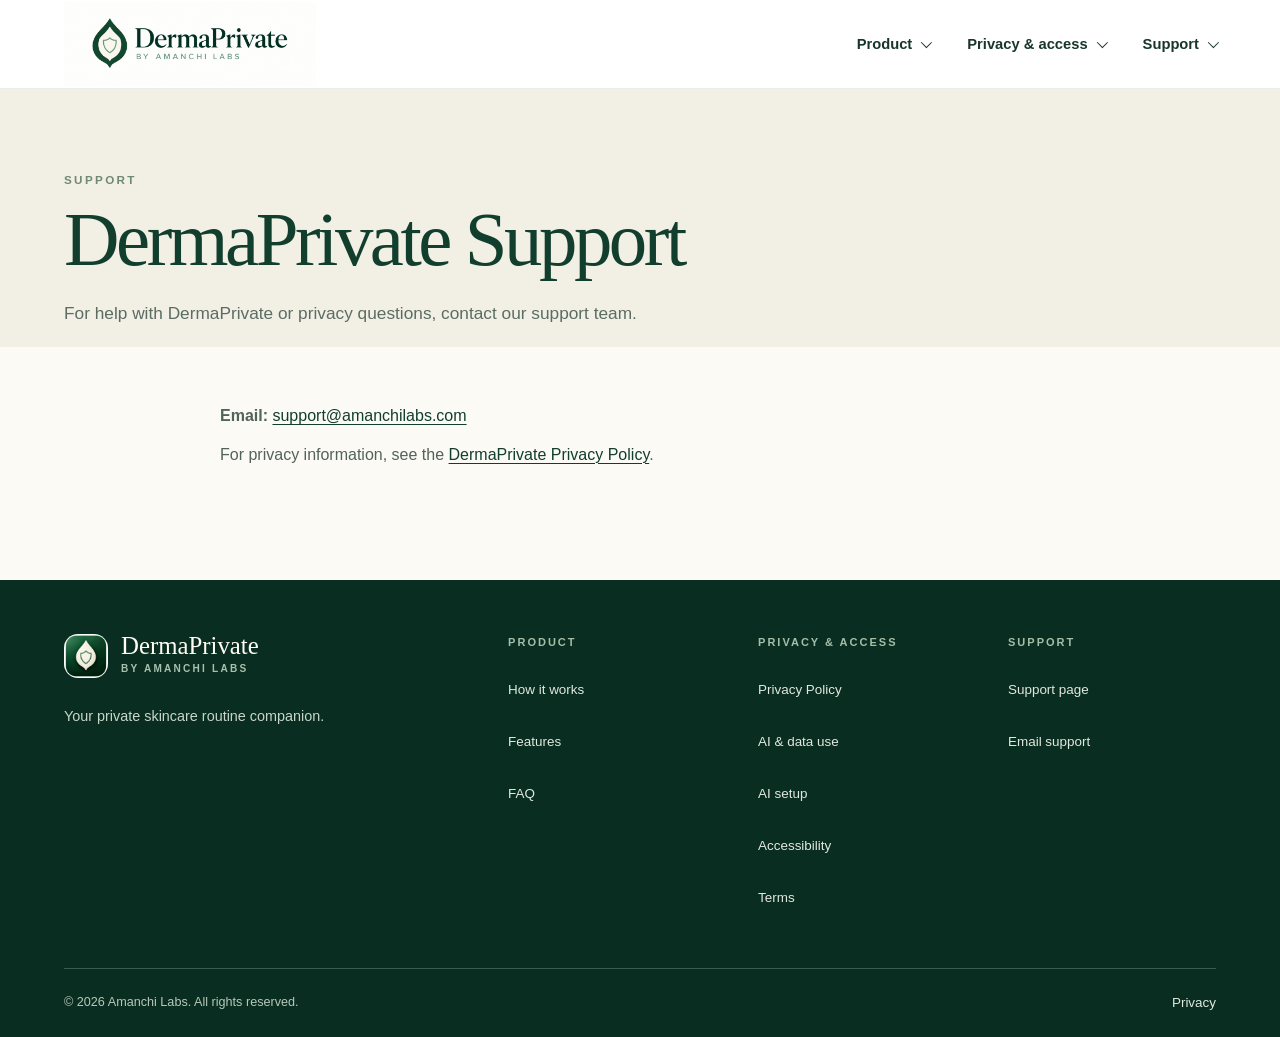
<file: support/index.html>
<!doctype html>
<html lang="en">
<head>
  <meta charset="utf-8">
  <meta name="viewport" content="width=device-width, initial-scale=1">
  <meta name="theme-color" content="#fbfaf5">
  <meta name="description" content="Contact DermaPrivate support and privacy inquiries.">
  <meta property="og:type" content="website">
  <meta property="og:site_name" content="DermaPrivate">
  <meta property="og:title" content="Support — DermaPrivate">
  <meta property="og:description" content="Contact DermaPrivate support and privacy inquiries.">
  <meta property="og:url" content="https://www.dermaprivate.app/support/">
  <meta name="twitter:card" content="summary">
  <link rel="canonical" href="https://www.dermaprivate.app/support/">
  <link rel="icon" href="/assets/brand/favicon.png" type="image/png">
  <link rel="apple-touch-icon" href="/assets/brand/apple-touch-icon.png">
  <link rel="stylesheet" href="/style.css">
  <title>Support — DermaPrivate</title>
</head>
<body>
  <a class="skip-link" href="#main-content">Skip to content</a>
  <header class="site-header"><div class="container header-inner">
    <a class="brand" href="/" aria-label="DermaPrivate home"><img class="brand-wordmark" src="/assets/brand/header-wordmark.png" alt="DermaPrivate by Amanchi Labs" width="900" height="300"></a>
    <button class="menu-toggle" type="button" aria-expanded="false" aria-controls="site-nav" aria-label="Open navigation"><span aria-hidden="true">☰</span></button>
    <nav id="site-nav" class="site-nav" aria-label="Primary navigation">
      <details class="nav-group"><summary>Product</summary><div class="nav-dropdown"><a href="/#how-it-works">How it works</a><a href="/#features">Features</a><a href="/#faq">FAQ</a></div></details>
      <details class="nav-group"><summary>Privacy &amp; access</summary><div class="nav-dropdown"><a href="/privacy/">Privacy Policy</a><a href="/ai-data/">AI &amp; data use</a><a href="/ai-setup/">AI setup</a><a href="/accessibility/">Accessibility</a><a href="/terms/">Terms</a></div></details>
      <details class="nav-group"><summary>Support</summary><div class="nav-dropdown"><a href="/support/" aria-current="page">Support page</a><a href="mailto:support@amanchilabs.com">Email support</a><a href="mailto:support@amanchilabs.com?subject=Accessibility%20feedback">Accessibility feedback</a></div></details>
    </nav>
  </div></header>
  <main id="main-content">
    <section class="legal-hero"><div class="container"><p class="eyebrow">Support</p><h1>DermaPrivate Support</h1><p class="lead">For help with DermaPrivate or privacy questions, contact our support team.</p></div></section>
    <section class="container legal-content">
      <p><strong>Email:</strong> <a href="mailto:support@amanchilabs.com?subject=DermaPrivate%20support">support@amanchilabs.com</a></p>
      <p>For privacy information, see the <a href="/privacy/">DermaPrivate Privacy Policy</a>.</p>
    </section>
  </main>
  <footer class="site-footer"><div class="container footer-main">
    <div class="footer-brand-block"><a class="footer-brand" href="/" aria-label="DermaPrivate home"><img src="/assets/brand/app-icon.png" alt="" width="44" height="44"><span><strong>DermaPrivate</strong><small>BY AMANCHI LABS</small></span></a><p>Your private skincare routine companion.</p></div>
    <nav class="footer-group" aria-label="Product links"><h2>Product</h2><a href="/#how-it-works">How it works</a><a href="/#features">Features</a><a href="/#faq">FAQ</a></nav>
    <nav class="footer-group" aria-label="Privacy and accessibility links"><h2>Privacy &amp; access</h2><a href="/privacy/">Privacy Policy</a><a href="/ai-data/">AI &amp; data use</a><a href="/ai-setup/">AI setup</a><a href="/accessibility/">Accessibility</a><a href="/terms/">Terms</a></nav>
    <nav class="footer-group" aria-label="Support links"><h2>Support</h2><a href="/support/" aria-current="page">Support page</a><a href="mailto:support@amanchilabs.com">Email support</a></nav>
  </div><div class="container footer-bottom"><p>© 2026 Amanchi Labs. All rights reserved.</p><a href="/privacy/">Privacy</a></div></footer>
  <script src="/script.js" defer></script>
</body>
</html>
</file>
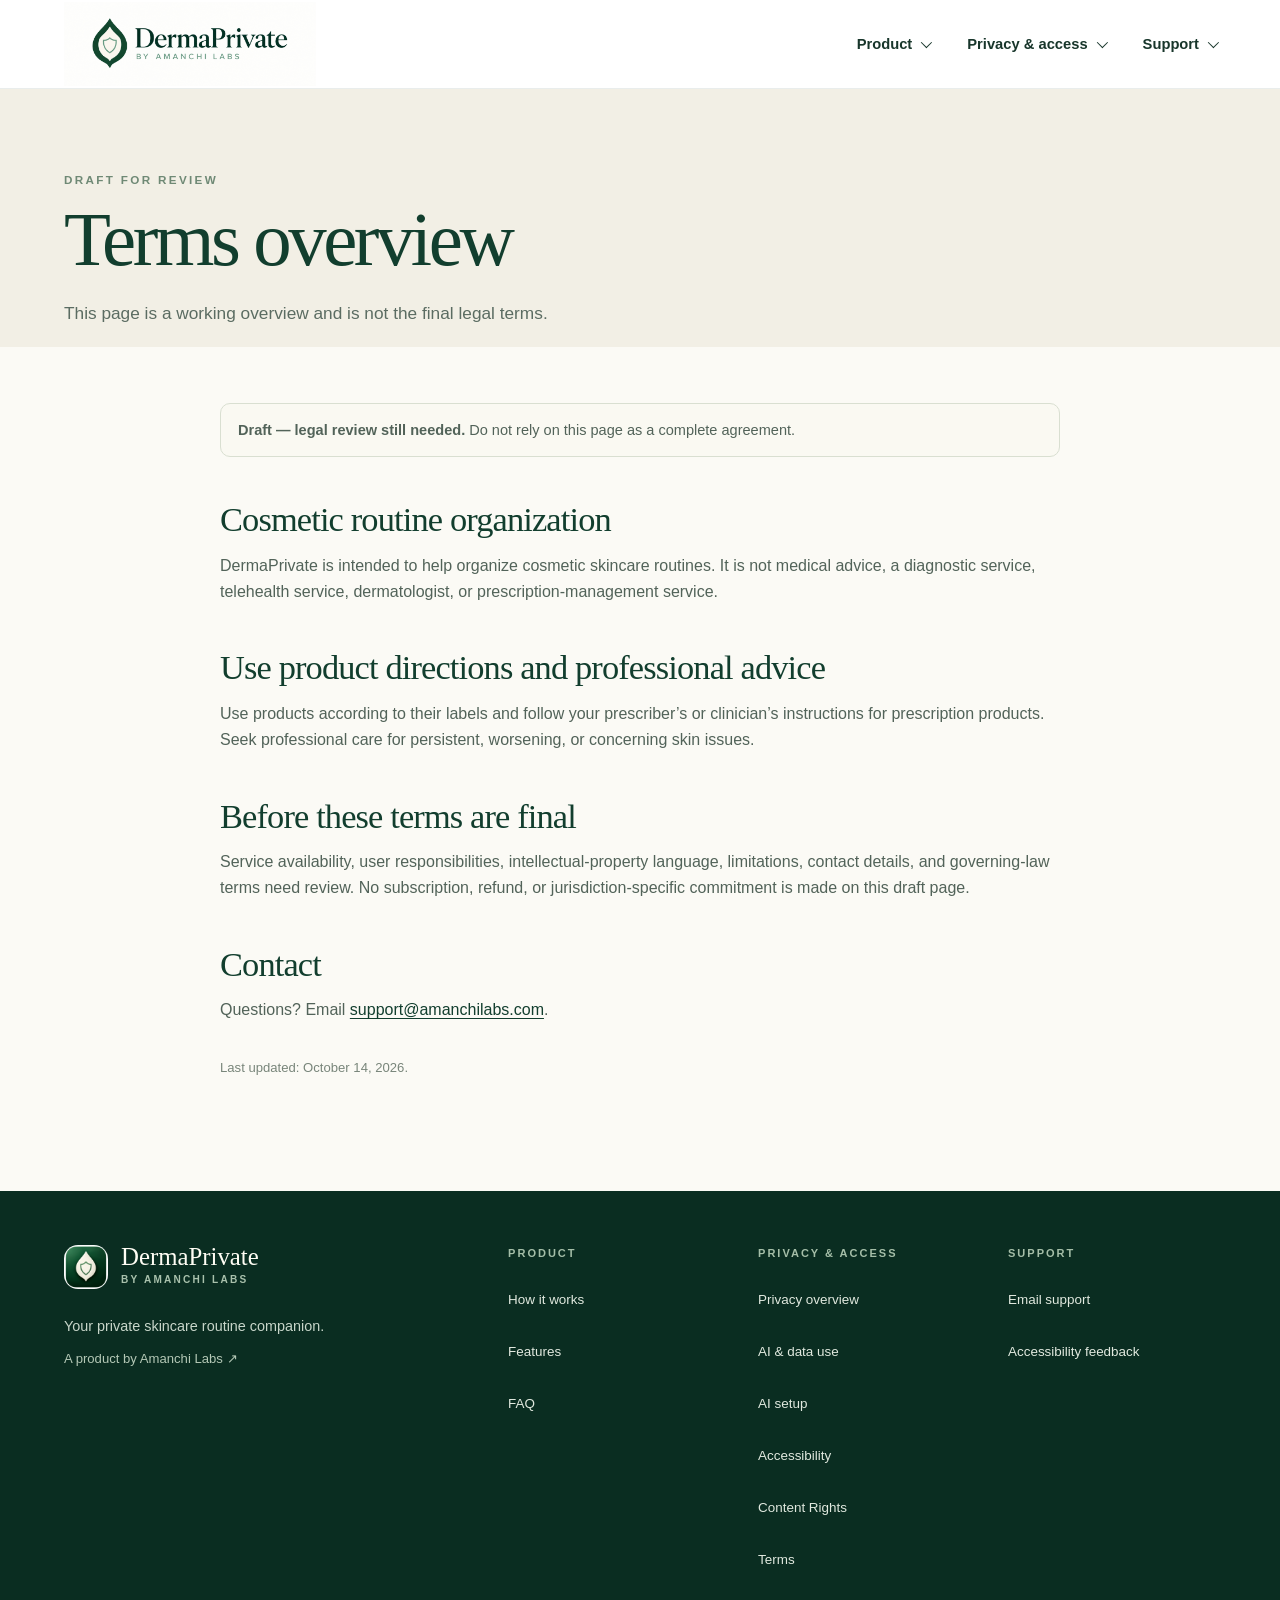
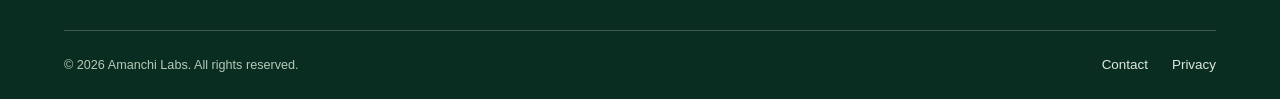
<file: terms/index.html>
<!doctype html>
<html lang="en">
<head>
  <meta charset="utf-8">
  <meta name="viewport" content="width=device-width, initial-scale=1">
  <meta name="theme-color" content="#fbfaf5">
  <meta name="description" content="Terms overview for the DermaPrivate skincare routine app.">
  <meta property="og:type" content="website">
  <meta property="og:site_name" content="DermaPrivate">
  <meta property="og:title" content="Terms overview — DermaPrivate">
  <meta property="og:description" content="Read the current draft terms overview for DermaPrivate.">
  <meta property="og:url" content="https://www.dermaprivate.app/terms/">
  <meta name="twitter:card" content="summary">
  <link rel="canonical" href="https://www.dermaprivate.app/terms/">
  <link rel="icon" href="/assets/brand/favicon.png" type="image/png">
  <link rel="apple-touch-icon" href="/assets/brand/apple-touch-icon.png">
  <link rel="stylesheet" href="/style.css">
  <title>Terms overview — DermaPrivate</title>
</head>
<body>
  <a class="skip-link" href="#main-content">Skip to content</a>
  <header class="site-header"><div class="container header-inner">
    <a class="brand" href="/" aria-label="DermaPrivate home"><img class="brand-wordmark" src="/assets/brand/header-wordmark.png" alt="DermaPrivate by Amanchi Labs" width="900" height="300"></a>
    <button class="menu-toggle" type="button" aria-expanded="false" aria-controls="site-nav" aria-label="Open navigation"><span aria-hidden="true">☰</span></button>
    <nav id="site-nav" class="site-nav" aria-label="Primary navigation">
        <details class="nav-group">
          <summary>Product</summary>
          <div class="nav-dropdown">
            <a href="/#how-it-works">How it works</a>
            <a href="/#features">Features</a>
            <a href="/#faq">FAQ</a>
          </div>
        </details>
        <details class="nav-group">
          <summary>Privacy &amp; access</summary>
          <div class="nav-dropdown">
            <a href="/privacy/">Privacy overview</a>
            <a href="/ai-data/">AI &amp; data use</a>
            <a href="/ai-setup/">AI setup</a>
            <a href="/accessibility/">Accessibility</a>
            <a href="/terms/">Terms</a>
          </div>
        </details>
        <details class="nav-group">
          <summary>Support</summary>
          <div class="nav-dropdown">
            <a href="mailto:support@amanchilabs.com">Email support</a>
            <a href="mailto:support@amanchilabs.com?subject=Accessibility%20feedback">Accessibility feedback</a>
          </div>
        </details>
      </nav>
  </div></header>
  <main id="main-content">
    <section class="legal-hero"><div class="container"><p class="eyebrow">Draft for review</p><h1>Terms overview</h1><p class="lead">This page is a working overview and is not the final legal terms.</p></div></section>
    <article class="container legal-content">
      <p class="status-note"><strong>Draft — legal review still needed.</strong> Do not rely on this page as a complete agreement.</p>
      <h2>Cosmetic routine organization</h2>
      <p>DermaPrivate is intended to help organize cosmetic skincare routines. It is not medical advice, a diagnostic service, telehealth service, dermatologist, or prescription-management service.</p>
      <h2>Use product directions and professional advice</h2>
      <p>Use products according to their labels and follow your prescriber’s or clinician’s instructions for prescription products. Seek professional care for persistent, worsening, or concerning skin issues.</p>
      <h2>Before these terms are final</h2>
      <p>Service availability, user responsibilities, intellectual-property language, limitations, contact details, and governing-law terms need review. No subscription, refund, or jurisdiction-specific commitment is made on this draft page.</p>
      <h2>Contact</h2>
      <p>Questions? Email <a href="mailto:support@amanchilabs.com">support@amanchilabs.com</a>.</p>
      <p class="legal-updated">Last updated: October 14, 2026.</p>
    </article>
  </main>
  <footer class="site-footer"><div class="container footer-main">
    <div class="footer-brand-block"><a class="footer-brand" href="/" aria-label="DermaPrivate home"><img src="/assets/brand/app-icon.png" alt="" width="44" height="44"><span><strong>DermaPrivate</strong><small>BY AMANCHI LABS</small></span></a><p>Your private skincare routine companion.</p><a class="footer-company" href="https://amanchilabs.com/" target="_blank" rel="noopener noreferrer">A product by Amanchi Labs ↗</a></div>
    <nav class="footer-group" aria-label="Product links"><h2>Product</h2><a href="/#how-it-works">How it works</a><a href="/#features">Features</a><a href="/#faq">FAQ</a></nav>
    <nav class="footer-group" aria-label="Privacy and accessibility links"><h2>Privacy & access</h2><a href="/privacy/">Privacy overview</a><a href="/ai-data/">AI & data use</a><a href="/ai-setup/">AI setup</a><a href="/accessibility/">Accessibility</a><a href="/content-rights/">Content Rights</a><a href="/terms/">Terms</a></nav>
    <nav class="footer-group" aria-label="Support links"><h2>Support</h2><a href="mailto:support@amanchilabs.com">Email support</a><a href="mailto:support@amanchilabs.com?subject=Accessibility%20feedback">Accessibility feedback</a></nav>
  </div><div class="container footer-bottom"><p>© 2026 Amanchi Labs. All rights reserved.</p><a href="mailto:support@amanchilabs.com">Contact</a><a href="/privacy/">Privacy</a></div></footer>
  <script src="/script.js" defer></script>
</body>
</html>
</file>
<file: style.css>
:root {
  color-scheme: light;
  --cream: #fbfaf5;
  --sand: #f2efe5;
  --paper: #fffefa;
  --green: #123e2e;
  --green-deep: #0a2d21;
  --green-soft: #e9eee6;
  --sage: #8fa694;
  --sage-light: #c3d0c2;
  --ink: #18362b;
  --muted: #5b6c62;
  --line: #dce2d8;
  --gold: #c99d60;
  --serif: Georgia, "Times New Roman", serif;
  --sans: -apple-system, BlinkMacSystemFont, "Segoe UI", sans-serif;
  --max: 1160px;
  --gutter: clamp(20px, 5vw, 72px);
  --header-height: 89px;
  --radius: 20px;
  --shadow: 0 26px 70px rgba(8, 39, 28, .13);
}

* { box-sizing: border-box; }
html { scroll-behavior: smooth; scroll-padding-top: calc(var(--header-height) + 20px); }
body { margin: 0; background: var(--cream); color: var(--ink); font: 16px/1.65 var(--sans); -webkit-font-smoothing: antialiased; }
img { display: block; max-width: 100%; }
a { color: inherit; }
button { font: inherit; }
.container { width: min(var(--max), calc(100% - var(--gutter) * 2)); margin-inline: auto; }
.skip-link { position: fixed; z-index: 100; top: 12px; left: 12px; transform: translateY(-160%); padding: 10px 14px; border-radius: 8px; background: var(--green); color: #fff; }
.skip-link:focus { transform: translateY(0); }
:focus-visible { outline: 3px solid #a66c24; outline-offset: 4px; }

.site-header { position: sticky; top: 0; z-index: 20; background: #fff; border-bottom: 1px solid rgba(18, 62, 46, .09); }
.header-inner { min-height: 88px; display: flex; align-items: center; justify-content: space-between; gap: 26px; }
.brand { display: inline-flex; align-items: center; flex: 0 1 auto; text-decoration: none; }
.brand-wordmark { width: min(252px, 28vw); height: auto; }
.site-nav { display: flex; align-items: center; justify-content: flex-end; gap: clamp(18px, 3vw, 38px); }
.nav-group { position: relative; }
.nav-group > summary { min-height: 44px; display: inline-flex; align-items: center; gap: 9px; color: var(--ink); font-size: .92rem; font-weight: 600; cursor: pointer; list-style: none; white-space: nowrap; }
.nav-group > summary::-webkit-details-marker { display: none; }
.nav-group > summary::after { width: 7px; height: 7px; border-right: 1.5px solid currentColor; border-bottom: 1.5px solid currentColor; content: ""; transform: rotate(45deg) translateY(-2px); transition: transform .16s ease; }
.nav-group[open] > summary::after { transform: rotate(225deg) translate(-1px, -1px); }
.nav-dropdown { position: absolute; z-index: 12; top: calc(100% + 2px); right: 0; min-width: 205px; display: flex; flex-direction: column; padding: 7px; border: 1px solid var(--line); border-radius: 12px; background: #fff; box-shadow: 0 16px 32px rgba(8,39,28,.12); }
.site-nav a { min-height: 44px; display: inline-flex; align-items: center; padding: 8px 11px; border-radius: 7px; color: var(--ink); font-size: .91rem; font-weight: 550; text-decoration: none; white-space: nowrap; }
.site-nav a:hover, .footer-group a:hover, .footer-bottom a:hover { color: #67846f; text-decoration: underline; text-underline-offset: 4px; }
.nav-dropdown a:hover { background: var(--green-soft); }
.menu-toggle { display: none; width: 46px; height: 46px; flex: 0 0 46px; border: 1px solid var(--line); border-radius: 50%; background: var(--cream); color: var(--green); font-size: 1.35rem; cursor: pointer; }
.js .menu-toggle { display: none; }

.hero { position: relative; overflow: hidden; padding: clamp(54px, 8vw, 104px) 0 26px; background: var(--cream); }
.hero-grid { display: grid; grid-template-columns: minmax(0, 1.15fr) minmax(290px, .85fr); align-items: center; gap: clamp(48px, 8vw, 112px); }
.hero-copy { max-width: 670px; }
.eyebrow { margin: 0 0 17px; color: #6f8975; font-size: .73rem; font-weight: 750; letter-spacing: .2em; line-height: 1.5; text-transform: uppercase; }
h1, h2, h3, p { overflow-wrap: break-word; }
h1, h2 { font-family: var(--serif); font-weight: 400; letter-spacing: -.04em; }
.hero h1 { max-width: 780px; margin: 0; color: var(--green); font-size: clamp(3rem, 5.3vw, 4.8rem); line-height: .99; }
.hero-lede { max-width: 620px; margin: 27px 0 12px; color: #394f43; font-size: clamp(1.08rem, 1.7vw, 1.27rem); line-height: 1.65; }
.hero-detail { max-width: 610px; margin: 0; color: var(--muted); font-size: .97rem; }
.hero-actions { display: flex; flex-wrap: wrap; align-items: center; gap: 22px; margin-top: 31px; }
.button { min-height: 50px; display: inline-flex; align-items: center; justify-content: center; gap: 13px; padding: 12px 23px; border: 1px solid var(--green); border-radius: 999px; background: var(--green); color: #fff; font-weight: 650; text-decoration: none; transition: background .18s ease, transform .18s ease; }
.button:hover { transform: translateY(-1px); background: #1d553f; }
.text-link { min-height: 44px; display: inline-flex; align-items: center; gap: 7px; color: var(--green); font-weight: 650; text-decoration-thickness: 1px; text-underline-offset: 4px; }
.fine-print { margin: 21px 0 0; color: #68776c; font-size: .79rem; }
.hero-art { position: relative; min-height: 400px; display: grid; align-content: center; justify-items: center; gap: 10px; margin: 0; isolation: isolate; }
.hero-art::before { position: absolute; z-index: -2; inset: 8% 2%; border-radius: 46% 54% 56% 44% / 43% 40% 60% 57%; background: radial-gradient(circle at 34% 30%, #376a50 0, #174b34 54%, #0a2d21 100%); content: ""; transform: rotate(-9deg); }
.hero-art::after { position: absolute; z-index: -3; inset: 16% -3% 0 8%; border: 1px solid rgba(18, 62, 46, .12); border-radius: 50%; content: ""; transform: rotate(22deg); }
.hero-screen-card { width: min(100%, 380px); padding: 12px 12px 0; overflow: hidden; border: 1px solid rgba(255,255,255,.8); border-radius: 20px; background: #fffefa; box-shadow: var(--shadow); transform: rotate(1deg); }
.hero-app-screen { width: 100%; height: auto; border-radius: 11px; background: #f6f2e9; }
.screen-caption { width: min(100%, 380px); display: flex; justify-content: space-between; gap: 10px; padding: 6px 12px; border-radius: 999px; background: var(--paper); color: var(--green); font-size: .76rem; font-weight: 650; letter-spacing: .06em; text-transform: uppercase; }
.hero-orbit { position: absolute; z-index: -1; border: 1px solid rgba(241, 240, 223, .28); border-radius: 50%; pointer-events: none; }
.hero-orbit-one { width: 76%; height: 54%; transform: rotate(40deg); }
.hero-orbit-two { width: 66%; height: 90%; transform: rotate(-30deg); }
.outcome-bar { display: flex; flex-wrap: wrap; justify-content: center; gap: 11px 18px; margin-top: clamp(40px, 7vw, 76px); padding: 19px 14px; border-top: 1px solid var(--line); color: #627466; font-size: .8rem; font-weight: 650; letter-spacing: .04em; text-align: center; }

.section { padding: clamp(72px, 9vw, 120px) 0; }
.section-sand { background: var(--sand); }
.section-heading { max-width: 710px; margin-bottom: 48px; }
.section-heading h2, .privacy-band h2, .closing-band h2 { margin: 0; color: var(--green); font-size: clamp(2.35rem, 4.3vw, 4rem); line-height: 1.04; }
.section-heading > p:not(.eyebrow) { max-width: 620px; margin: 20px 0 0; color: var(--muted); font-size: 1.02rem; }
.journey-grid { display: grid; grid-template-columns: repeat(3, minmax(0, 1fr)); gap: 17px; }
.journey-card { position: relative; min-height: 300px; display: flex; flex-direction: column; align-items: flex-start; padding: clamp(24px, 3vw, 38px); overflow: hidden; border: 1px solid #dce1d6; border-radius: var(--radius); background: var(--paper); }
.journey-card-featured { border-color: var(--green); background: var(--green); color: #f9f7ed; }
.journey-index { color: #8ca18e; font-size: .77rem; font-weight: 700; letter-spacing: .14em; }
.journey-card-featured .journey-index { color: #bdcdbc; }
.journey-label { margin: 24px 0 5px; color: #78887b; font-size: .72rem; font-weight: 700; letter-spacing: .13em; text-transform: uppercase; }
.journey-card-featured .journey-label { color: #c4d4c2; }
.journey-card h3 { margin: 0; color: var(--green); font-family: var(--serif); font-size: clamp(1.65rem, 2.5vw, 2.2rem); font-weight: 400; letter-spacing: -.03em; line-height: 1.15; }
.journey-card-featured h3 { color: #fffdf4; }
.journey-card > p:last-of-type { max-width: 290px; margin: 14px 0 0; color: var(--muted); font-size: .91rem; }
.journey-card-featured > p:last-of-type { color: #e1e8de; }
.journey-symbol { align-self: flex-end; margin: auto 0 -12px; color: #9aaf9b; font-family: var(--serif); font-size: 3.1rem; line-height: 1; }
.journey-card-featured .journey-symbol { color: #c2d4c0; }
.section-footnote { margin: 20px 0 0; color: #718075; font-size: .82rem; }

.feature-layout { display: grid; grid-template-columns: minmax(0, .82fr) minmax(0, 1.18fr); gap: clamp(46px, 9vw, 130px); align-items: start; }
.feature-heading { position: sticky; top: 30px; margin: 0; }
.feature-heading .text-link { margin-top: 20px; }
.feature-list { border-top: 1px solid var(--line); }
.feature-row { min-height: 114px; display: grid; grid-template-columns: 42px minmax(0, 1fr) 28px; align-items: center; gap: 16px; padding: 21px 0; border-bottom: 1px solid var(--line); }
.feature-number { align-self: start; padding-top: 6px; color: #879b88; font-size: .76rem; font-weight: 700; letter-spacing: .1em; }
.feature-row h3 { margin: 0; color: var(--green); font-family: var(--serif); font-size: 1.45rem; font-weight: 400; line-height: 1.3; }
.feature-row p { margin: 5px 0 0; color: var(--muted); font-size: .9rem; }
.feature-arrow { justify-self: end; color: #788f7d; font-size: 1.1rem; text-decoration: none; }

.privacy-band { padding: clamp(47px, 6vw, 75px) 0; background: var(--green-deep); color: #f6f4e9; }
.privacy-band-inner { display: grid; grid-template-columns: 66px minmax(0, 1fr) auto; gap: 28px; align-items: center; }
.privacy-mark { width: 60px; height: 60px; display: grid; place-items: center; border: 1px solid rgba(210, 226, 211, .44); border-radius: 50%; color: #d8e4d6; font-size: 2.1rem; }
.privacy-band .eyebrow { margin-bottom: 10px; color: #a8c0aa; }
.privacy-band h2 { color: #fffdf4; font-size: clamp(2rem, 3.2vw, 3rem); }
.privacy-band-copy > p:last-child { max-width: 720px; margin: 14px 0 0; color: #d0ddd0; font-size: .95rem; }
.button-outline-light { border-color: #c3d5c3; background: transparent; color: #fffdf4; white-space: nowrap; }
.button-outline-light:hover { background: rgba(255,255,255,.1); }
.medical-note { padding: 25px 0; background: #f6f3e9; }
.medical-note-inner { display: flex; gap: 13px; align-items: flex-start; }
.medical-note-inner > span { width: 24px; height: 24px; flex: 0 0 24px; display: grid; place-items: center; border: 1px solid #a18c66; border-radius: 50%; color: #796644; font-family: var(--serif); font-weight: 700; }
.medical-note p { margin: 0; color: #56675b; font-size: .86rem; }
.medical-note strong { color: var(--green); }

.faq-section { background: var(--paper); }
.faq-layout { display: grid; grid-template-columns: minmax(0, .8fr) minmax(0, 1.2fr); gap: clamp(40px, 8vw, 112px); align-items: start; }
.faq-layout .section-heading { margin: 0; }
.faq-list { border-top: 1px solid var(--line); }
.faq-item { border-bottom: 1px solid var(--line); }
.faq-item h3 { margin: 0; font: inherit; }
.faq-trigger { width: 100%; min-height: 64px; display: flex; justify-content: space-between; align-items: center; gap: 20px; padding: 15px 0; border: 0; background: transparent; color: var(--green); font-size: .98rem; font-weight: 650; text-align: left; cursor: pointer; }
.faq-trigger span { color: #718a76; font-size: 1.3rem; font-weight: 400; }
.faq-answer { padding: 0 35px 19px 0; color: var(--muted); font-size: .91rem; }
.faq-answer p { margin: 0; }
.faq-answer a { color: var(--green); }
.closing-band { padding: clamp(66px, 9vw, 110px) 0; background: var(--green-soft); text-align: center; }
.closing-inner { display: grid; justify-items: center; }
.closing-inner .eyebrow { margin-bottom: 14px; }
.closing-band h2 { max-width: 760px; margin-bottom: 27px; }

.site-footer { padding: 54px 0 0; background: var(--green-deep); color: #e9eee5; }
.footer-main { display: grid; grid-template-columns: 1.45fr repeat(3, minmax(140px, .75fr)); gap: 42px; padding-bottom: 48px; }
.footer-brand { display: inline-flex; align-items: center; gap: 13px; color: #fffdf4; text-decoration: none; }
.footer-brand img { border-radius: 14px; }
.footer-brand span { display: grid; gap: 2px; }
.footer-brand strong { font-family: var(--serif); font-size: 1.55rem; font-weight: 400; line-height: 1; }
.footer-brand small { color: #a9c1ac; font-size: .63rem; font-weight: 700; letter-spacing: .22em; }
.footer-brand-block > p { margin: 18px 0 6px; color: #c8d6ca; font-size: .9rem; }
.footer-company { color: #b4c8b6; font-size: .82rem; text-decoration: none; }
.footer-group { display: flex; flex-direction: column; align-items: flex-start; gap: 8px; }
.footer-group h2 { margin: 1px 0 9px; color: #a5bea8; font: 700 .69rem/1.4 var(--sans); letter-spacing: .18em; text-transform: uppercase; }
.footer-group a, .footer-bottom a { min-height: 44px; display: inline-flex; align-items: center; color: #e1e9df; font-size: .84rem; text-decoration: none; }
.footer-bottom { min-height: 69px; display: flex; flex-wrap: wrap; gap: 8px 24px; align-items: center; border-top: 1px solid rgba(208, 225, 210, .25); }
.footer-bottom p { flex: 1 1 280px; margin: 0; color: #b6c9b8; font-size: .79rem; }

.legal-hero { padding: clamp(48px, 7vw, 82px) 0 20px; background: var(--sand); }
.legal-hero .eyebrow { margin-bottom: 12px; }
.legal-hero h1 { max-width: 850px; margin: 0; color: var(--green); font: 400 clamp(2.7rem, 6vw, 5rem)/1.02 var(--serif); letter-spacing: -.045em; }
.legal-hero .lead { max-width: 750px; margin: 20px 0 0; color: var(--muted); font-size: 1.08rem; }
.legal-content { max-width: 840px; padding: 44px 0 100px; }
.legal-content h2 { margin: 42px 0 11px; color: var(--green); font: 400 clamp(1.6rem, 3.5vw, 2.15rem)/1.2 var(--serif); letter-spacing: -.025em; }
.legal-content h3 { margin: 25px 0 8px; color: var(--green); font-size: 1.02rem; }
.legal-content p, .legal-content li { color: #526359; }
.legal-content p { margin: 12px 0; }
.legal-content ul, .legal-content ol { padding-left: 25px; }
.legal-content li { margin: 9px 0; }
.legal-content a:not(.button) { color: var(--green); text-decoration-thickness: 1px; text-underline-offset: 3px; }
.legal-callout { margin: 28px 0; padding: 20px 23px; border-left: 3px solid #879d89; background: #f1f2e9; color: var(--ink); }
.legal-callout p { margin: 0; }
.status-note { padding: 14px 17px; border: 1px solid #d9dfd1; border-radius: 10px; background: #faf9f2; color: #536458; font-size: .91rem; }
.legal-updated { margin-top: 34px !important; color: #78857a !important; font-size: .82rem; }

@media (max-width: 900px) {
  .hero-grid { grid-template-columns: minmax(0, 1.05fr) minmax(250px, .8fr); gap: 35px; }
  .hero-art { min-height: 340px; }
  .feature-layout, .faq-layout { gap: 48px; }
  .footer-main { grid-template-columns: 1.2fr repeat(3, minmax(120px, .8fr)); gap: 24px; }
}

@media (max-width: 720px) {
  :root { --gutter: 22px; --header-height: 77px; }
  .header-inner { min-height: 76px; gap: 12px; flex-wrap: wrap; }
  .brand-wordmark { width: min(210px, calc(100vw - 100px)); }
  .js .menu-toggle { display: grid; place-items: center; }
  .site-nav { width: 100%; display: flex; flex-direction: column; align-items: stretch; gap: 0; padding: 4px 0 12px; }
  .js .site-nav:not(.is-open) { display: none; }
  .js .site-nav.is-open { position: absolute; top: calc(100% + 1px); left: 0; right: 0; width: auto; display: flex; flex-direction: column; align-items: stretch; gap: 0; padding: 8px var(--gutter) 14px; border-bottom: 1px solid var(--line); background: #fff; box-shadow: 0 18px 28px rgba(8,39,28,.08); }
  .nav-group { border-bottom: 1px solid #edf0e9; }
  .nav-group > summary { width: 100%; min-height: 48px; justify-content: space-between; padding: 4px 2px; }
  .nav-dropdown { position: static; min-width: 0; padding: 0 0 8px 10px; border: 0; border-radius: 0; background: transparent; box-shadow: none; }
  .site-nav a { min-height: 46px; padding: 4px 10px; }
  .hero { padding-top: 53px; }
  .hero-grid { grid-template-columns: 1fr; gap: 30px; }
  .hero h1 { max-width: 650px; font-size: clamp(2.9rem, 11vw, 4.55rem); }
  .hero-lede { margin-top: 22px; }
  .hero-art { min-height: 300px; margin: 2px 10px 0; }
  .hero-app-icon { width: clamp(190px, 58vw, 255px); }
  .outcome-bar { margin-top: 36px; }
  .journey-grid { grid-template-columns: 1fr; gap: 12px; }
  .journey-card { min-height: 235px; }
  .journey-label { margin-top: 19px; }
  .feature-layout, .faq-layout { grid-template-columns: 1fr; gap: 34px; }
  .feature-heading { position: static; }
  .privacy-band-inner { grid-template-columns: 48px minmax(0, 1fr); gap: 16px; }
  .privacy-mark { width: 46px; height: 46px; font-size: 1.65rem; }
  .privacy-band .button { grid-column: 2; justify-self: start; margin-top: 4px; }
  .footer-main { grid-template-columns: repeat(2, minmax(0, 1fr)); gap: 30px 24px; }
  .footer-brand-block { grid-column: 1 / -1; }
  .legal-content { padding-top: 30px; }
}

@media (max-width: 420px) {
  :root { --gutter: 18px; --header-height: 71px; }
  body { font-size: 15.5px; }
  .header-inner { min-height: 70px; }
  .brand-wordmark { width: min(190px, calc(100vw - 88px)); }
  .menu-toggle { width: 44px; height: 44px; flex-basis: 44px; }
  .hero { padding-top: 43px; }
  .hero h1 { font-size: clamp(2.72rem, 11.2vw, 3.35rem); }
  .hero-actions { align-items: flex-start; gap: 10px; }
  .hero-actions .button { width: 100%; }
  .hero-art { min-height: 270px; margin-inline: 4px; }
  .outcome-bar { gap: 5px 10px; font-size: .72rem; }
  .section { padding-block: 67px; }
  .journey-card { min-height: 226px; padding: 24px; }
  .feature-row { grid-template-columns: 32px minmax(0, 1fr) 20px; gap: 11px; }
  .privacy-band-inner { grid-template-columns: 1fr; }
  .privacy-mark { display: none; }
  .privacy-band .button { grid-column: 1; }
  .footer-main { grid-template-columns: 1fr 1fr; gap: 27px 16px; }
  .footer-bottom { gap: 2px 15px; padding-block: 12px; }
  .footer-bottom p { flex-basis: 100%; }
  .legal-hero { padding-top: 43px; }
  .legal-hero h1 { font-size: clamp(2.55rem, 12vw, 3.35rem); }
}

@media (prefers-reduced-motion: reduce) {
  html { scroll-behavior: auto; }
  *, *::before, *::after { scroll-behavior: auto !important; transition-duration: .01ms !important; animation-duration: .01ms !important; animation-iteration-count: 1 !important; }
}
</file>
